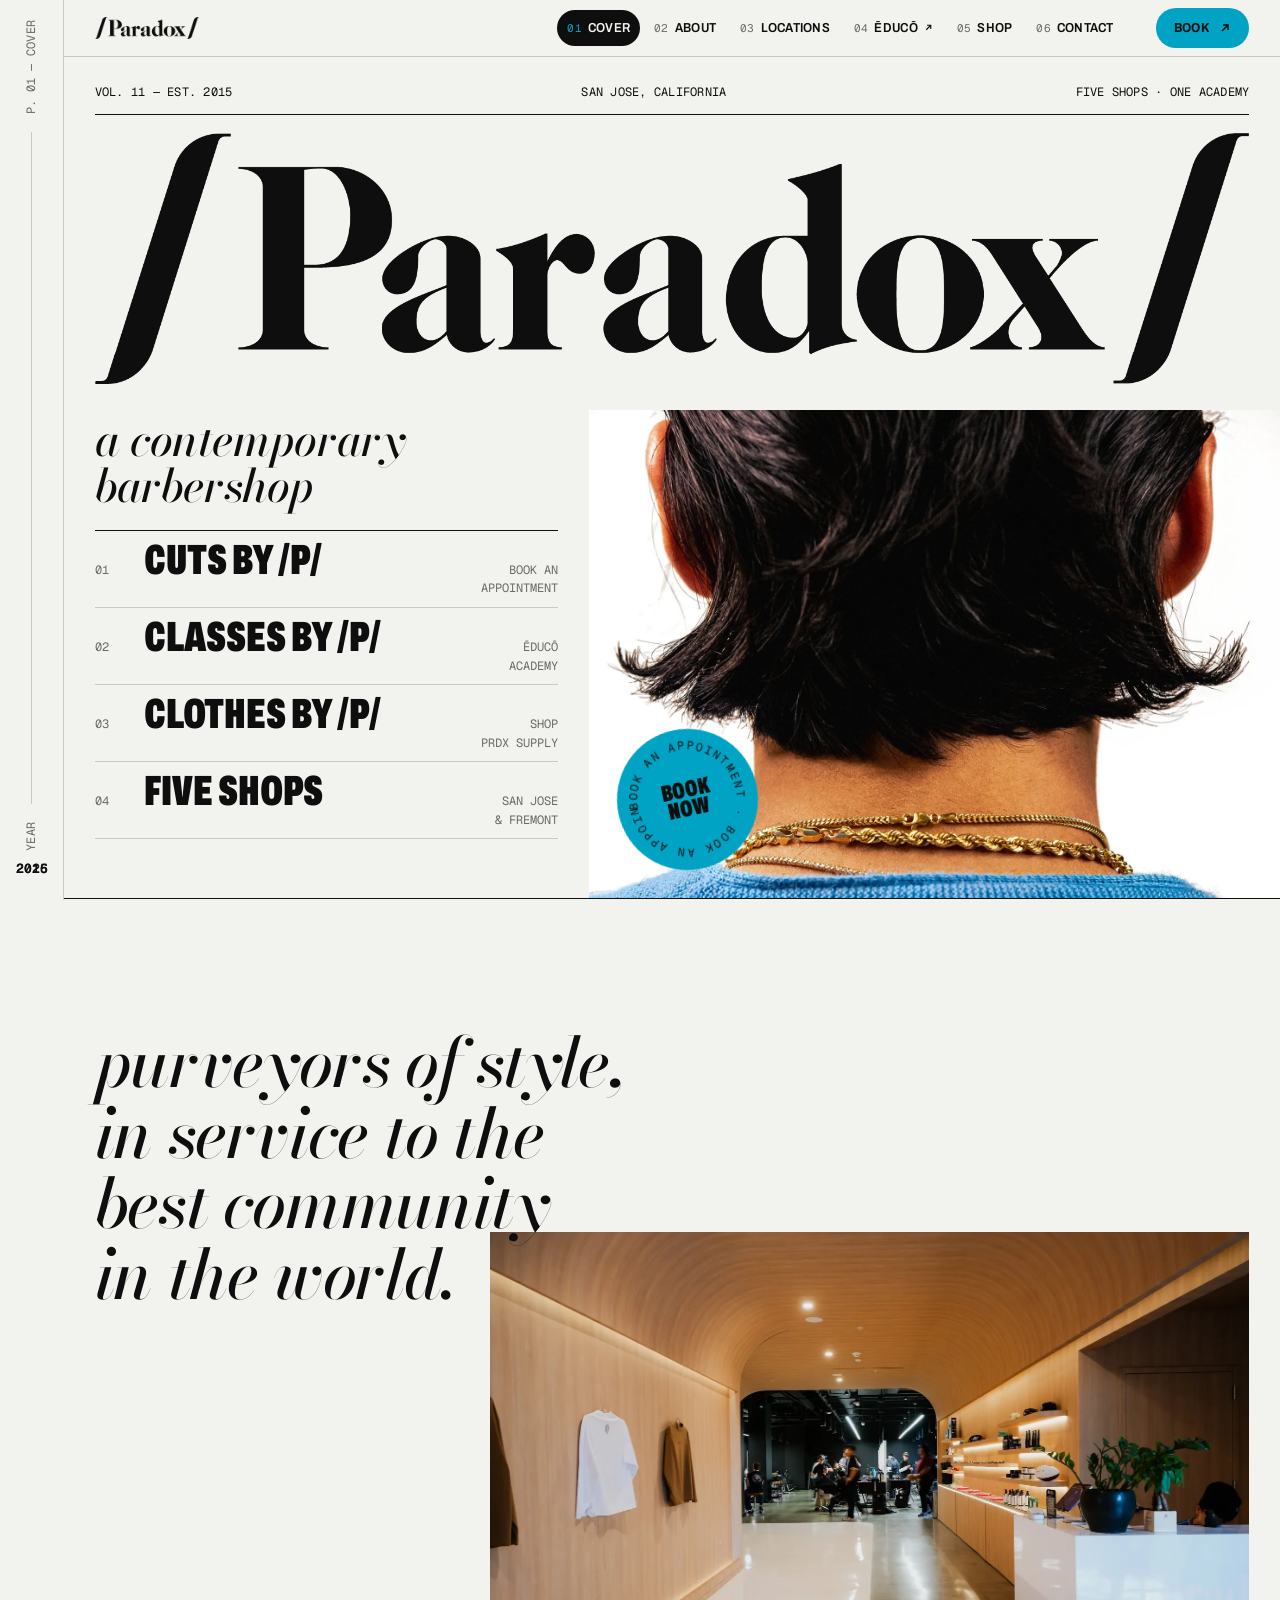
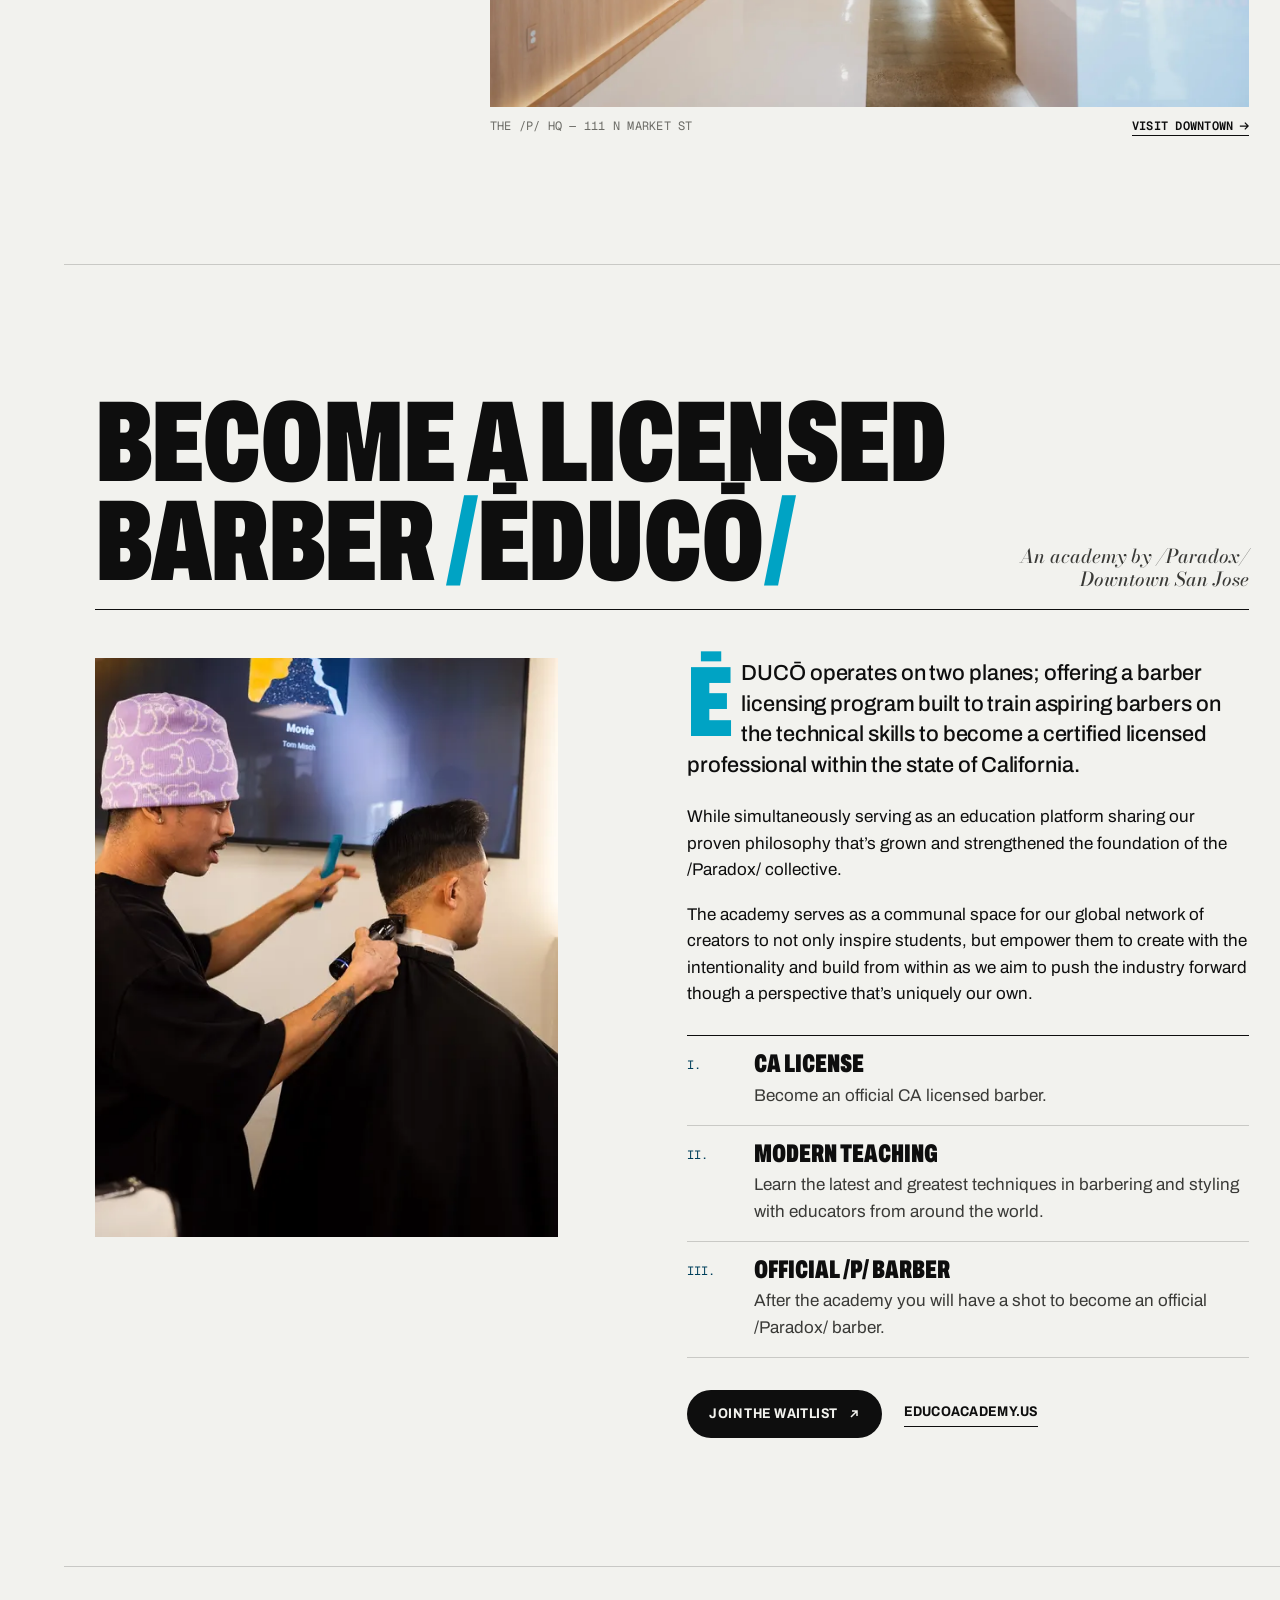
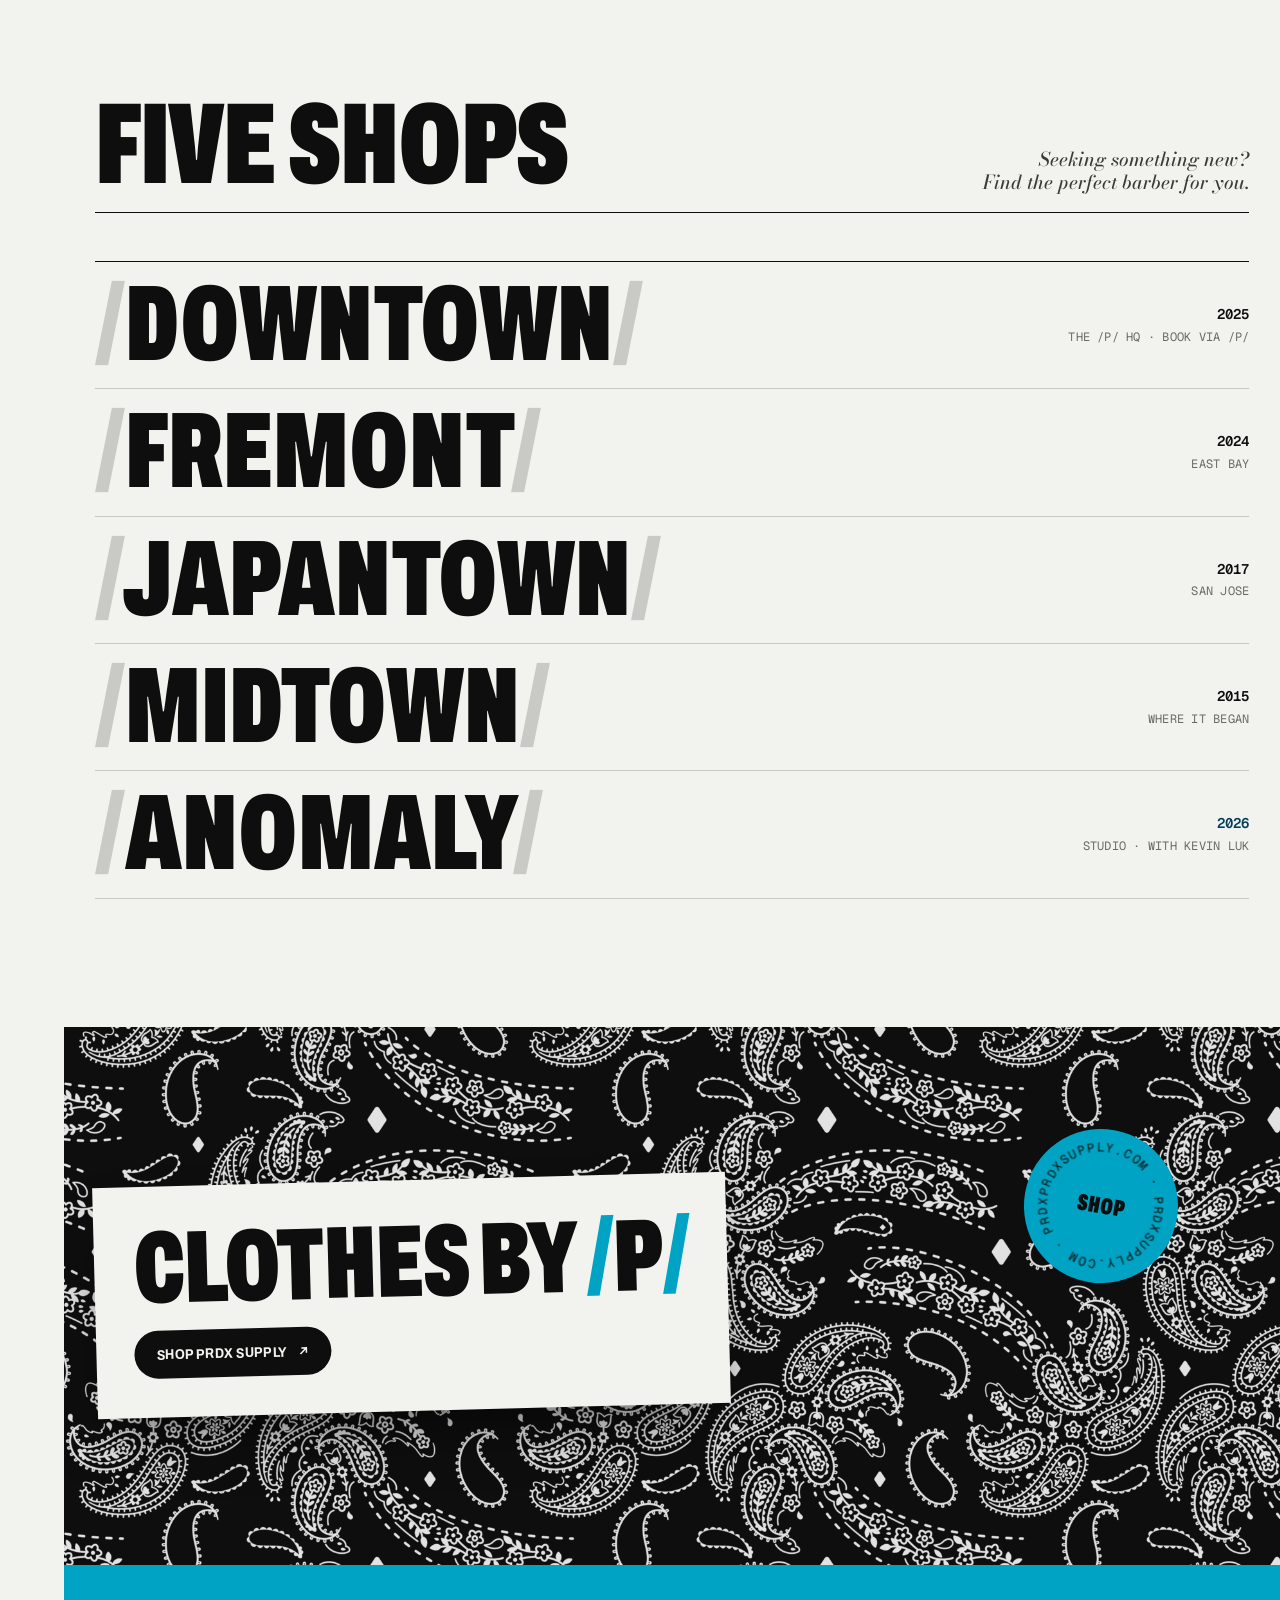
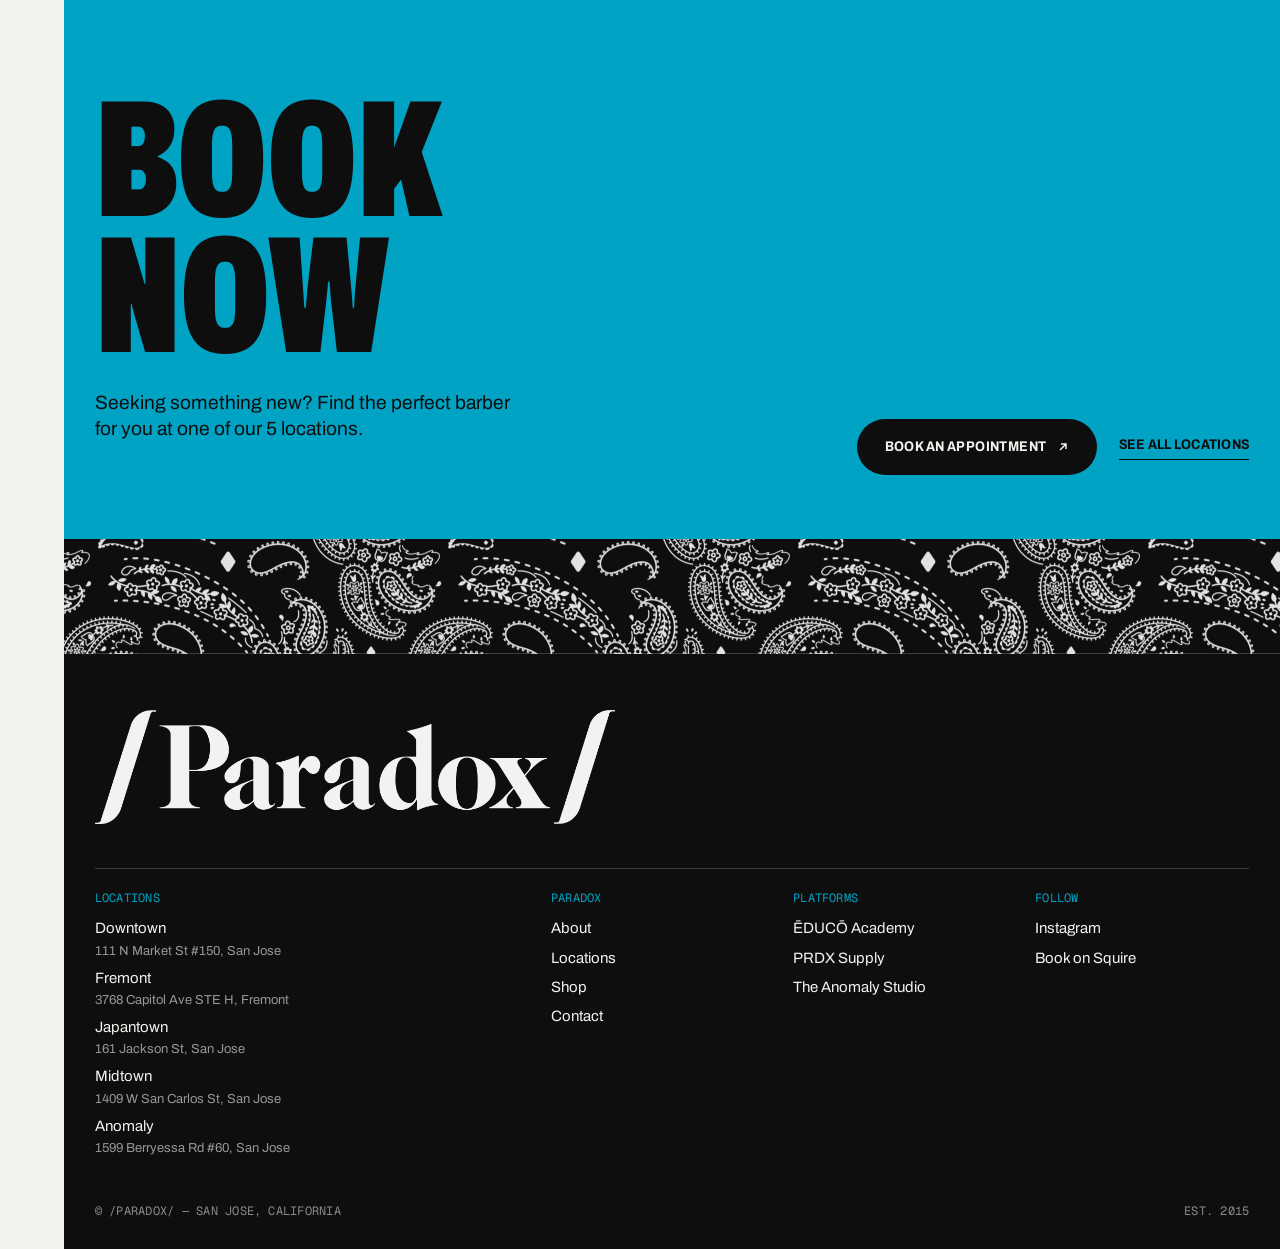
<file: index.html>
<!doctype html>
<html lang="en">
<head>
  <meta charset="utf-8">
  <meta name="viewport" content="width=device-width, initial-scale=1">
  <title>/Paradox/ — a contemporary barbershop · San Jose</title>
  <meta name="description" content="/Paradox/ is a contemporary barber collective founded in San Jose in 2015. Five Bay Area shops, ĒDUCŌ barber academy, and clothes by /P/.">
  <meta name="theme-color" content="#f2f2ee">
  <link rel="icon" href="https://images.squarespace-cdn.com/content/v1/66dd391bbac86524edf6f5d5/88f1ac40-78c0-4f15-a7ba-6fe00e70871a/favicon.ico?format=100w">
  <link rel="preconnect" href="https://fonts.googleapis.com">
  <link rel="preconnect" href="https://fonts.gstatic.com" crossorigin>
  <link rel="stylesheet" href="https://fonts.googleapis.com/css2?family=Archivo:wdth,wght@62..125,100..900&family=Bodoni+Moda:ital,opsz,wght@1,6..96,400..700&family=Geist+Mono:wght@400;600&display=swap">
  <link rel="preload" as="image" href="img/nape-1600.webp">
  <link rel="stylesheet" href="styles.css">
  <script src="main.js" defer></script>
</head>
<body>
<a class="skip" href="#main">Skip to content</a>

<aside class="rail mono" aria-hidden="true">
  <span class="rail__page">P. 01 — Cover</span>
  <div class="rail__progress"><i></i></div>
  <div class="rail__year"><span class="rail__label">Year</span><div class="rail__digits"><span>2015</span></div></div>
</aside>

<header class="strip">
  <div class="strip__inner">
    <a class="strip__logo" href="index.html" aria-label="/Paradox/ home"><img src="img/logo-ink.png" alt="/Paradox/" width="1984" height="432"></a>
    <nav class="strip__nav" aria-label="Contents">
      <ol>
        <li><a href="index.html" aria-current="page"><small>01</small>Cover</a></li>
        <li><a href="about.html"><small>02</small>About</a></li>
        <li><a href="locations.html"><small>03</small>Locations</a></li>
        <li><a href="https://gigolajulian.github.io/educo-juliangigola-redesign/" target="_blank" rel="noopener"><small>04</small>ĒDUCŌ<svg class="ext" viewBox="0 0 12 12" fill="none" stroke="currentColor" stroke-width="1.5" aria-hidden="true"><path d="M3 9l6-6M4 3h5v5"/></svg></a></li>
        <li><a href="shop.html"><small>05</small>Shop</a></li>
        <li><a href="contact.html"><small>06</small>Contact</a></li>
      </ol>
    </nav>
    <a class="btn-book" href="https://getsquire.com/booking/brands/paradox" target="_blank" rel="noopener">Book<svg viewBox="0 0 12 12" fill="none" stroke="currentColor" stroke-width="1.5" aria-hidden="true"><path d="M3 9l6-6M4 3h5v5"/></svg></a>
    <button class="menu-btn" type="button" aria-label="Open contents" aria-expanded="false" aria-controls="contents"><span></span></button>
  </div>
</header>

<div class="contents" id="contents" role="dialog" aria-modal="true" aria-label="Contents">
  <div class="contents__top">
    <img src="img/logo-paper.png" alt="" width="1984" height="432">
    <button class="contents__close" type="button" aria-label="Close contents"><svg viewBox="0 0 14 14" fill="none" stroke="currentColor" stroke-width="1.5"><path d="M2 2l10 10M12 2L2 12"/></svg></button>
  </div>
  <h2 class="mono">Contents</h2>
  <ol>
    <li><a href="index.html"><small>01</small>Cover</a></li>
    <li><a href="about.html"><small>02</small>About</a></li>
    <li><a href="locations.html"><small>03</small>Locations</a></li>
    <li><a href="https://gigolajulian.github.io/educo-juliangigola-redesign/" target="_blank" rel="noopener"><small>04</small>ĒDUCŌ</a></li>
    <li><a href="shop.html"><small>05</small>Shop</a></li>
    <li><a href="contact.html"><small>06</small>Contact</a></li>
  </ol>
  <a class="btn-book" href="https://getsquire.com/booking/brands/paradox" target="_blank" rel="noopener">Book an appointment</a>
</div>

<main id="main">

  <!-- Cover -->
  <section class="cover wrap" data-year="2015" aria-labelledby="cover-title">
    <div class="folio-bar mono">
      <span>Vol. 11 — Est. 2015</span>
      <span>San Jose, California</span>
      <span>Five shops · One academy</span>
    </div>
    <h1 class="cover__masthead" id="cover-title"><img src="img/logo-ink.png" alt="/Paradox/" width="1984" height="432"></h1>

    <div class="cover__body">
      <div class="cover__left">
        <p class="cover__tag">a contemporary barbershop</p>
        <ul class="coverlines">
          <li><a href="https://getsquire.com/booking/brands/paradox" target="_blank" rel="noopener"><span class="n">01</span><span class="t">Cuts by /P/</span><span class="d">Book an<br>appointment</span></a></li>
          <li><a href="https://gigolajulian.github.io/educo-juliangigola-redesign/" target="_blank" rel="noopener"><span class="n">02</span><span class="t">Classes by /P/</span><span class="d">ĒDUCŌ<br>Academy</span></a></li>
          <li><a href="shop.html"><span class="n">03</span><span class="t">Clothes by /P/</span><span class="d">Shop<br>PRDX Supply</span></a></li>
          <li><a href="locations.html"><span class="n">04</span><span class="t">Five shops</span><span class="d">San Jose<br>&amp; Fremont</span></a></li>
        </ul>
      </div>

      <div class="cover__photo">
        <figure class="print">
          <span class="print__img"><img src="img/nape-1600.webp" srcset="img/nape-800.webp 800w, img/nape-1600.webp 1600w" sizes="(min-width: 900px) 58vw, 100vw" alt="The back of a client's head: a textured, tapered cut over gold chains." width="1600" height="1377" fetchpriority="high"></span>
        </figure>
        <a class="sticker" href="https://getsquire.com/booking/brands/paradox" target="_blank" rel="noopener" aria-label="Book an appointment">
          <svg class="ring" viewBox="0 0 100 100" aria-hidden="true">
            <defs><path id="ring-cover" d="M50,50 m-40,0 a40,40 0 1,1 80,0 a40,40 0 1,1 -80,0"/></defs>
            <text><textPath href="#ring-cover">Book an appointment · Book an appointment · </textPath></text>
          </svg>
          <b>Book<br>now</b>
        </a>
      </div>
    </div>
  </section>

  <!-- Statement -->
  <section class="feature wrap" data-year="2025" aria-labelledby="statement-title">
    <div class="statement">
      <h2 class="serif-quote" id="statement-title">purveyors of style, in service to the best community in the world.</h2>
      <figure class="print">
        <span class="print__img"><img src="img/downtown-1600.webp" srcset="img/downtown-800.webp 800w, img/downtown-1600.webp 1600w" sizes="(min-width: 900px) 66vw, 100vw" alt="The Downtown San Jose headquarters: a long timber-lined hall opening onto the barber floor." width="1600" height="1067" loading="lazy"></span>
        <figcaption><span>The /P/ HQ — 111 N Market St</span><a href="locations.html#downtown">Visit Downtown<svg viewBox="0 0 12 12" fill="none" stroke="currentColor" stroke-width="1.5" aria-hidden="true"><path d="M1 6h10M7 2l4 4-4 4"/></svg></a></figcaption>
      </figure>
    </div>
  </section>

  <!-- ĒDUCŌ -->
  <section class="feature wrap" data-year="2025" aria-labelledby="educo-title">
    <header class="feature__head">
      <h2 class="display" id="educo-title">Become a licensed barber <span class="slash">/</span>ĒDUCŌ<span class="slash">/</span></h2>
      <p class="dek">An academy by /Paradox/<br>Downtown San Jose</p>
    </header>

    <div class="article">
      <div class="article__photo">
        <figure class="print">
          <span class="print__img"><img src="img/team-16-1600.webp" srcset="img/team-16-800.webp 800w, img/team-16-1600.webp 1600w" sizes="(min-width: 900px) 40vw, 100vw" alt="A /Paradox/ barber at work on a client's fade." width="1067" height="1600" loading="lazy"></span>
        </figure>
      </div>
      <div class="article__body">
        <p class="article__lede dropcap">ĒDUCŌ operates on two planes; offering a barber licensing program built to train aspiring barbers on the technical skills to become a certified licensed professional within the state of California.</p>
        <p>While simultaneously serving as an education platform sharing our proven philosophy that’s grown and strengthened the foundation of the /Paradox/ collective.</p>
        <p>The academy serves as a communal space for our global network of creators to not only inspire students, but empower them to create with the intentionality and build from within as we aim to push the industry forward though a perspective that’s uniquely our own.</p>

        <ol class="pathway">
          <li><span class="n">I.</span><h3>CA License</h3><p>Become an official CA licensed barber.</p></li>
          <li><span class="n">II.</span><h3>Modern Teaching</h3><p>Learn the latest and greatest techniques in barbering and styling with educators from around the world.</p></li>
          <li><span class="n">III.</span><h3>Official /P/ Barber</h3><p>After the academy you will have a shot to become an official /Paradox/ barber.</p></li>
        </ol>

        <div class="shop__actions">
          <a class="btn-ink" href="https://gigolajulian.github.io/educo-juliangigola-redesign/" target="_blank" rel="noopener">Join the waitlist<svg viewBox="0 0 12 12" fill="none" stroke="currentColor" stroke-width="1.5" aria-hidden="true"><path d="M3 9l6-6M4 3h5v5"/></svg></a>
          <a class="link-arrow" href="https://gigolajulian.github.io/educo-juliangigola-redesign/" target="_blank" rel="noopener">educoacademy.us</a>
        </div>
      </div>
    </div>
  </section>

  <!-- Five shops -->
  <section class="feature wrap" data-year="2026" aria-labelledby="shops-title">
    <header class="feature__head">
      <h2 class="display" id="shops-title">Five shops</h2>
      <p class="dek">Seeking something new?<br>Find the perfect barber for you.</p>
    </header>
    <ul class="index">
      <li><a href="locations.html#downtown" data-peek="img/downtown-800.webp"><img class="thumb" src="img/downtown-800.webp" alt="" loading="lazy" width="800" height="533"><span class="name"><span class="slash">/</span>Downtown<span class="slash">/</span></span><span class="meta"><span class="year">2025</span><span class="mono">The /P/ HQ · Book via /P/</span></span></a></li>
      <li><a href="locations.html#fremont" data-peek="img/fremont-800.webp"><img class="thumb" src="img/fremont-800.webp" alt="" loading="lazy" width="800" height="533"><span class="name"><span class="slash">/</span>Fremont<span class="slash">/</span></span><span class="meta"><span class="year">2024</span><span class="mono">East Bay</span></span></a></li>
      <li><a href="locations.html#japantown" data-peek="img/japantown-800.webp"><img class="thumb" src="img/japantown-800.webp" alt="" loading="lazy" width="800" height="533"><span class="name"><span class="slash">/</span>Japantown<span class="slash">/</span></span><span class="meta"><span class="year">2017</span><span class="mono">San Jose</span></span></a></li>
      <li><a href="locations.html#midtown" data-peek="img/midtown-800.webp"><img class="thumb" src="img/midtown-800.webp" alt="" loading="lazy" width="800" height="533"><span class="name"><span class="slash">/</span>Midtown<span class="slash">/</span></span><span class="meta"><span class="year">2015</span><span class="mono">Where it began</span></span></a></li>
      <li><a href="locations.html#anomaly" data-peek="img/anomaly-800.webp"><img class="thumb" src="img/anomaly-800.webp" alt="" loading="lazy" width="800" height="533"><span class="name"><span class="slash">/</span>Anomaly<span class="slash">/</span></span><span class="meta"><span class="year is-new">2026</span><span class="mono">Studio · with Kevin Luk</span></span></a></li>
    </ul>
  </section>
  <div class="peek" aria-hidden="true"><img src="img/downtown-800.webp" alt=""></div>

  <!-- Shop / endpaper -->
  <section class="endpaper" data-year="2026" aria-labelledby="shop-title">
    <div class="endpaper__inner">
      <div class="endpaper__card">
        <h2 class="display" id="shop-title">Clothes by <span class="slash">/</span>P<span class="slash">/</span></h2>
        <a class="btn-ink" href="shop.html">Shop PRDX Supply<svg viewBox="0 0 12 12" fill="none" stroke="currentColor" stroke-width="1.5" aria-hidden="true"><path d="M3 9l6-6M4 3h5v5"/></svg></a>
      </div>
    </div>
    <a class="sticker" href="shop.html" aria-label="Shop clothes by /P/">
      <svg class="ring" viewBox="0 0 100 100" aria-hidden="true">
        <defs><path id="ring-shop" d="M50,50 m-40,0 a40,40 0 1,1 80,0 a40,40 0 1,1 -80,0"/></defs>
        <text><textPath href="#ring-shop">prdxsupply.com · prdxsupply.com · prdxsupply.com · </textPath></text>
      </svg>
      <b>Shop</b>
    </a>
  </section>

  <!-- Back cover -->
  <section class="close" data-year="2026" aria-labelledby="close-title">
    <div class="close__grid">
      <div>
        <h2 class="display" id="close-title">Book<br>now</h2>
        <p>Seeking something new? Find the perfect barber for you at one of our 5 locations.</p>
      </div>
      <div class="shop__actions">
        <a class="btn-ink" href="https://getsquire.com/booking/brands/paradox" target="_blank" rel="noopener">Book an appointment<svg viewBox="0 0 12 12" fill="none" stroke="currentColor" stroke-width="1.5" aria-hidden="true"><path d="M3 9l6-6M4 3h5v5"/></svg></a>
        <a class="link-arrow" href="locations.html">See all locations</a>
      </div>
    </div>
  </section>
</main>

<div class="endband" aria-hidden="true"></div>
<footer class="colophon">
  <img class="colophon__logo" src="img/logo-paper.png" alt="/Paradox/" width="1984" height="432" loading="lazy">
  <div class="colophon__grid">
    <div>
      <h2 class="mono">Locations</h2>
      <ul>
        <li><a href="locations.html#downtown">Downtown</a> <address>111 N Market St #150, San Jose</address></li>
        <li><a href="locations.html#fremont">Fremont</a> <address>3768 Capitol Ave STE H, Fremont</address></li>
        <li><a href="locations.html#japantown">Japantown</a> <address>161 Jackson St, San Jose</address></li>
        <li><a href="locations.html#midtown">Midtown</a> <address>1409 W San Carlos St, San Jose</address></li>
        <li><a href="locations.html#anomaly">Anomaly</a> <address>1599 Berryessa Rd #60, San Jose</address></li>
      </ul>
    </div>
    <div>
      <h2 class="mono">Paradox</h2>
      <ul>
        <li><a href="about.html">About</a></li>
        <li><a href="locations.html">Locations</a></li>
        <li><a href="shop.html">Shop</a></li>
        <li><a href="contact.html">Contact</a></li>
      </ul>
    </div>
    <div>
      <h2 class="mono">Platforms</h2>
      <ul>
        <li><a href="https://gigolajulian.github.io/educo-juliangigola-redesign/" target="_blank" rel="noopener">ĒDUCŌ Academy</a></li>
        <li><a href="https://www.prdxsupply.com/" target="_blank" rel="noopener">PRDX Supply</a></li>
        <li><a href="https://www.theanomalystudio.com/" target="_blank" rel="noopener">The Anomaly Studio</a></li>
      </ul>
    </div>
    <div>
      <h2 class="mono">Follow</h2>
      <ul>
        <li><a href="https://instagram.com/paradoxbarbers" target="_blank" rel="noopener">Instagram</a></li>
        <li><a href="https://getsquire.com/booking/brands/paradox" target="_blank" rel="noopener">Book on Squire</a></li>
      </ul>
    </div>
  </div>
  <div class="colophon__base mono">
    <span>© /Paradox/ — San Jose, California</span>
    <span>Est. 2015</span>
  </div>
</footer>
</body>
</html>
</file>
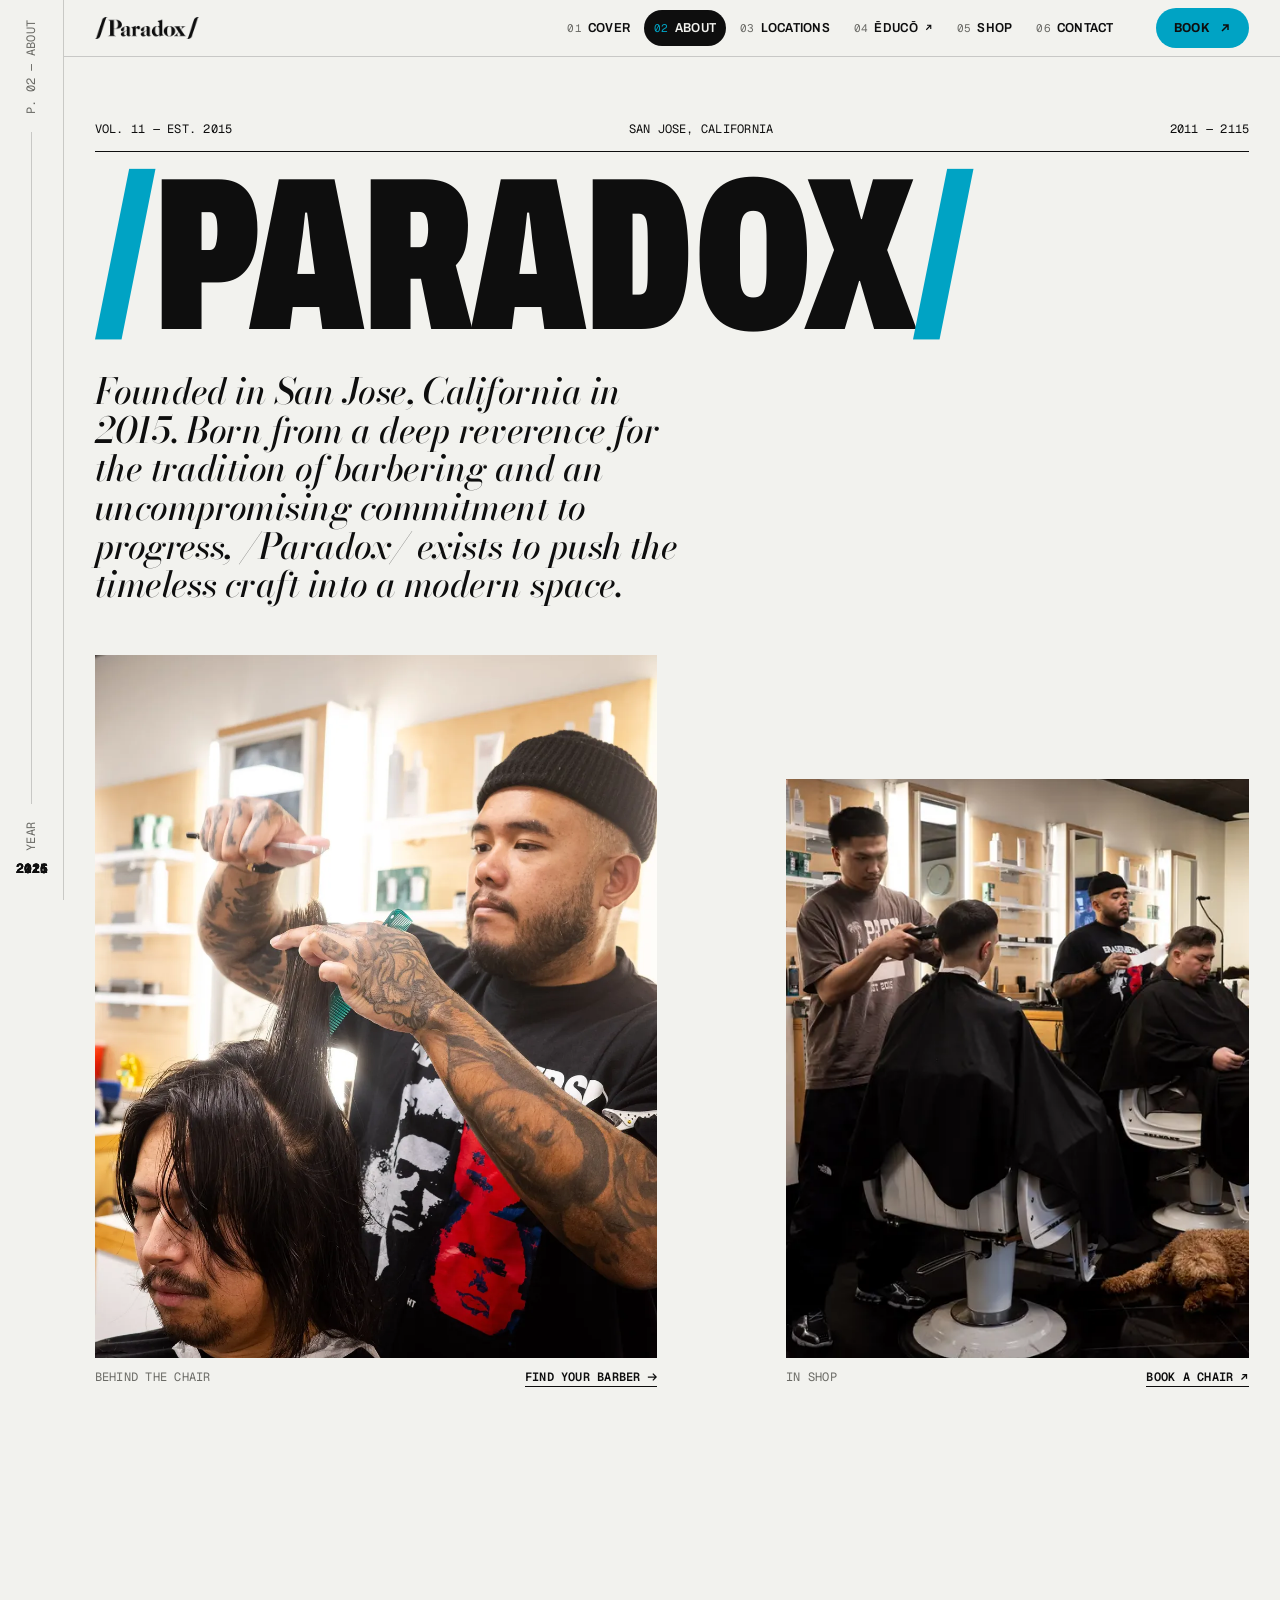
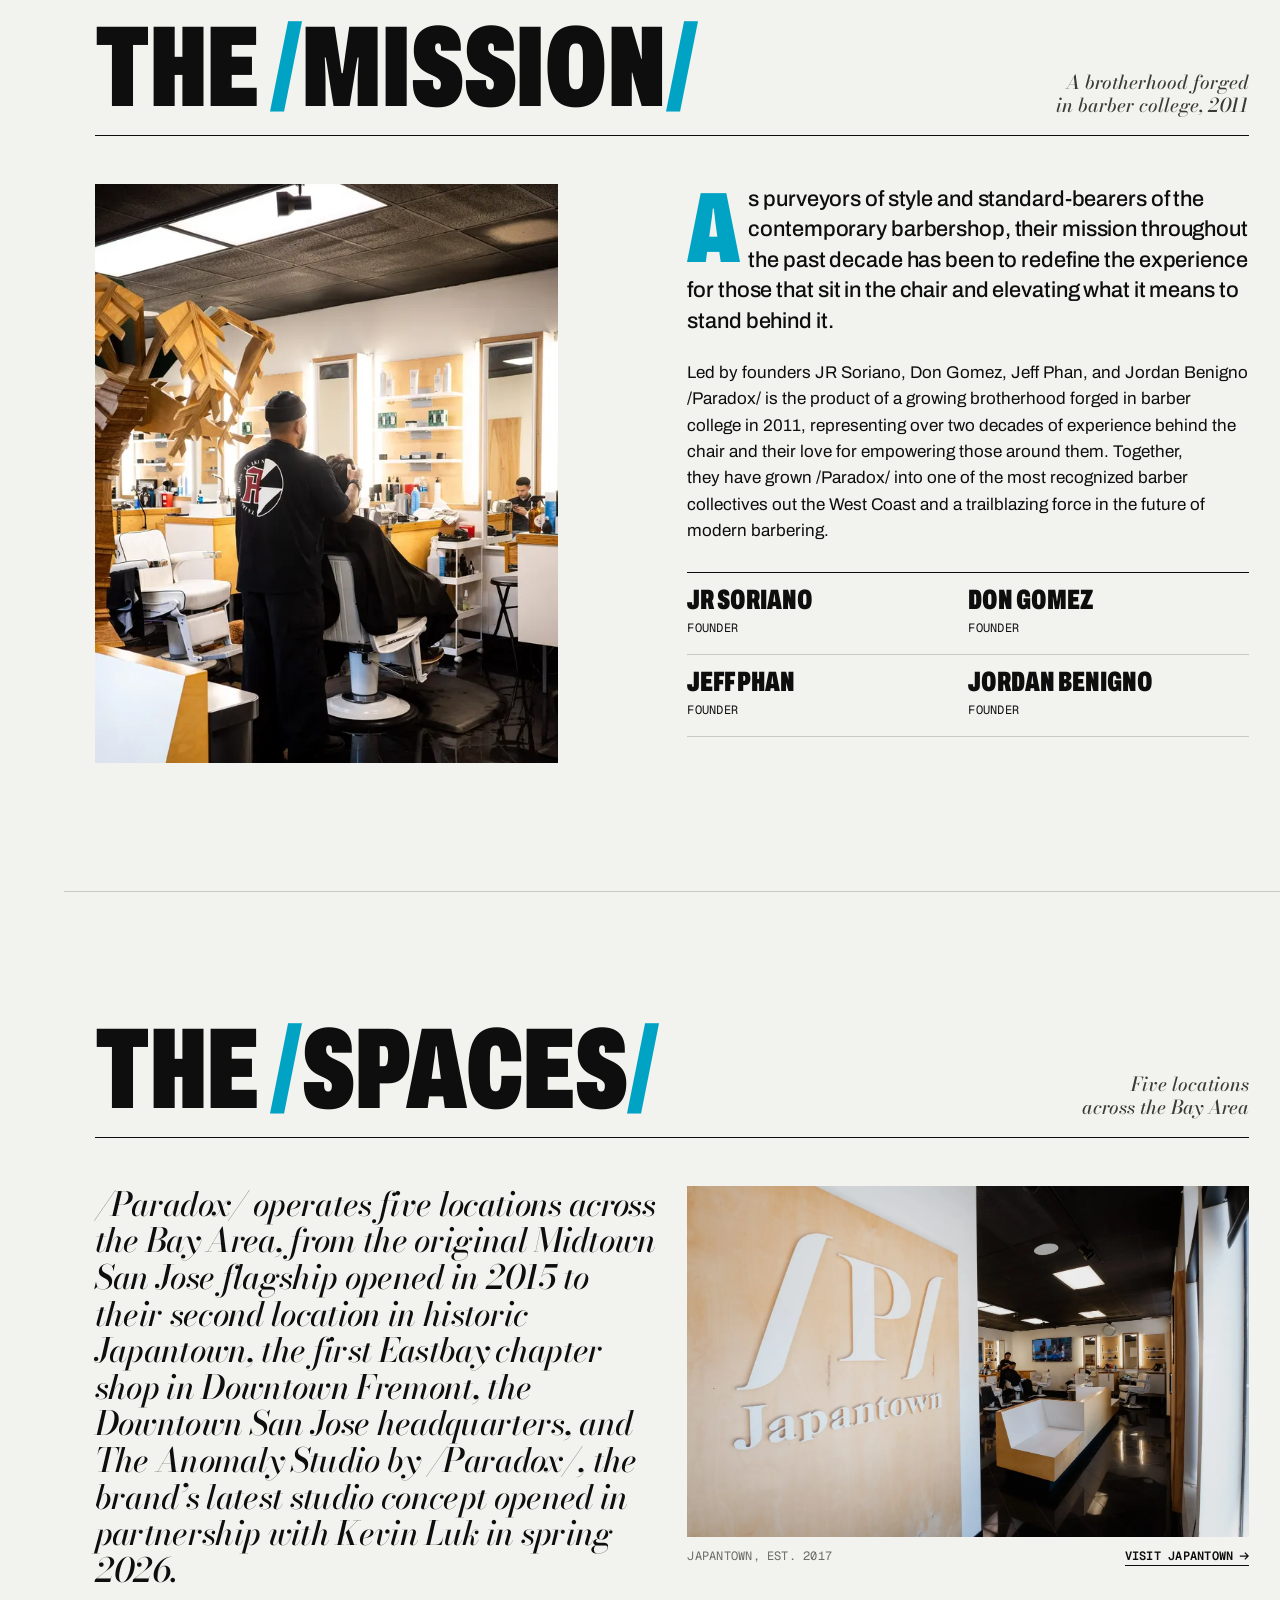
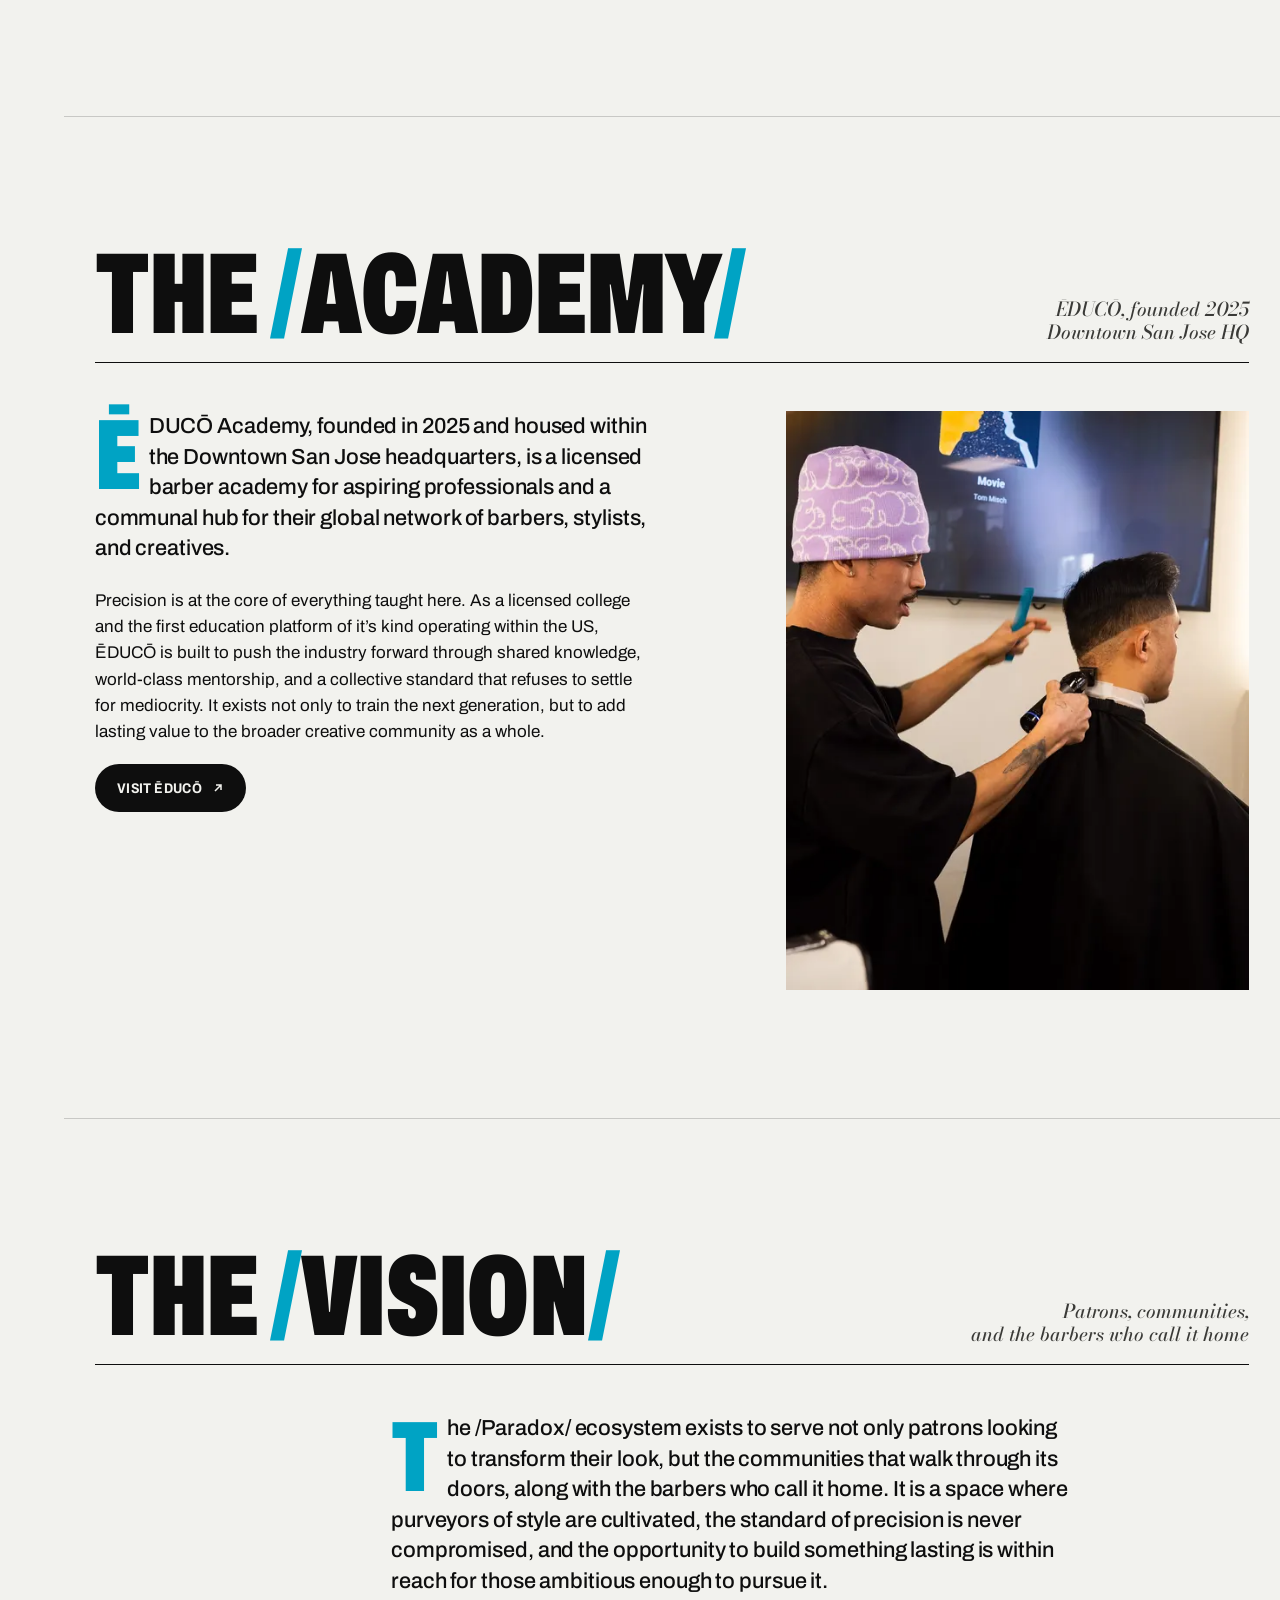
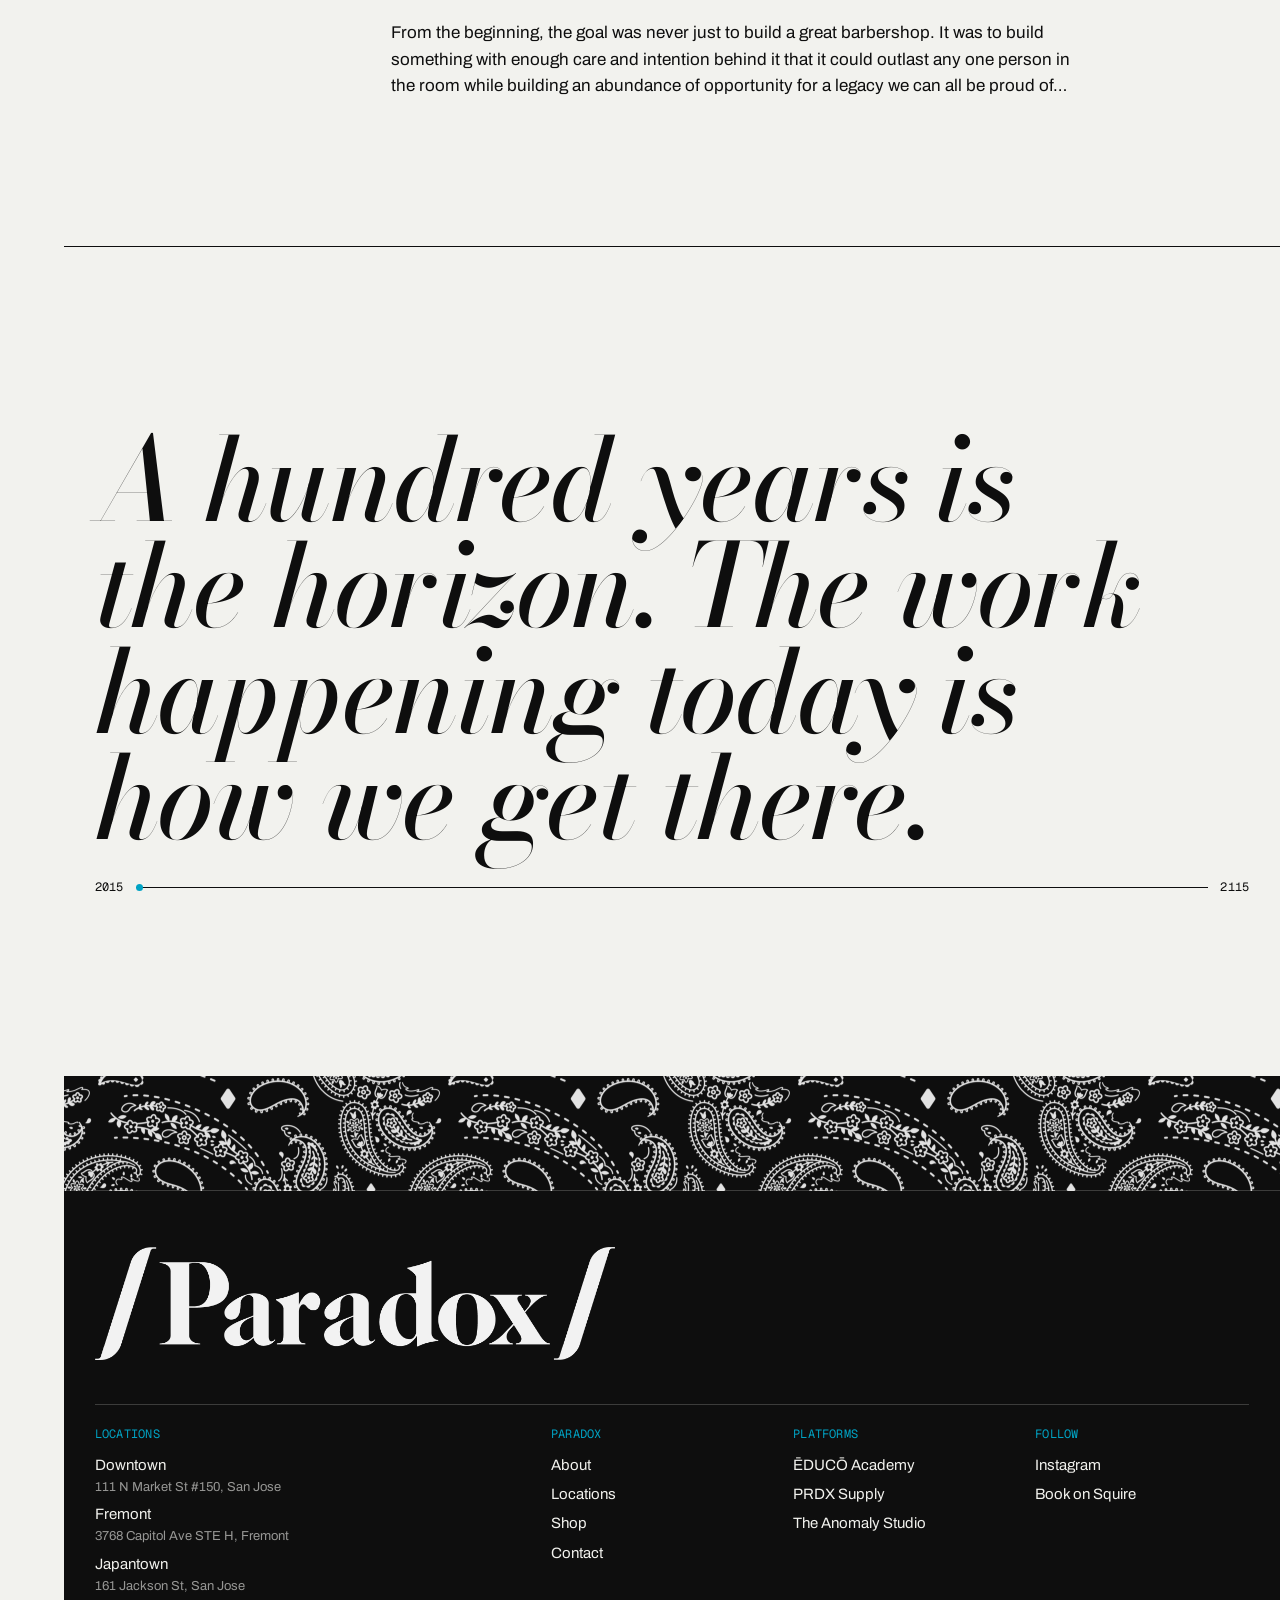
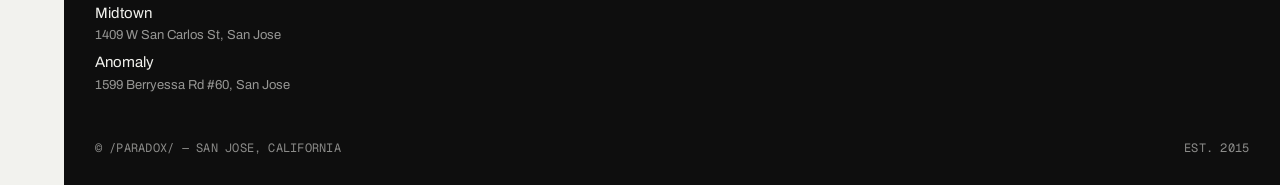
<file: about.html>
<!doctype html>
<html lang="en">
<head>
  <meta charset="utf-8">
  <meta name="viewport" content="width=device-width, initial-scale=1">
  <title>About — /Paradox/</title>
  <meta name="description" content="Founded in San Jose in 2015, /Paradox/ is a barber collective led by JR Soriano, Don Gomez, Jeff Phan and Jordan Benigno.">
  <meta name="theme-color" content="#f2f2ee">
  <link rel="icon" href="https://images.squarespace-cdn.com/content/v1/66dd391bbac86524edf6f5d5/88f1ac40-78c0-4f15-a7ba-6fe00e70871a/favicon.ico?format=100w">
  <link rel="preconnect" href="https://fonts.googleapis.com">
  <link rel="preconnect" href="https://fonts.gstatic.com" crossorigin>
  <link rel="stylesheet" href="https://fonts.googleapis.com/css2?family=Archivo:wdth,wght@62..125,100..900&family=Bodoni+Moda:ital,opsz,wght@1,6..96,400..700&family=Geist+Mono:wght@400;600&display=swap">
  <link rel="preload" as="image" href="img/team-4-1600.webp">
  <link rel="stylesheet" href="styles.css">
  <script src="main.js" defer></script>
</head>
<body>
<a class="skip" href="#main">Skip to content</a>

<aside class="rail mono" aria-hidden="true">
  <span class="rail__page">P. 02 — About</span>
  <div class="rail__progress"><i></i></div>
  <div class="rail__year"><span class="rail__label">Year</span><div class="rail__digits"><span>2011</span></div></div>
</aside>

<header class="strip">
  <div class="strip__inner">
    <a class="strip__logo" href="index.html" aria-label="/Paradox/ home"><img src="img/logo-ink.png" alt="/Paradox/" width="1984" height="432"></a>
    <nav class="strip__nav" aria-label="Contents">
      <ol>
        <li><a href="index.html"><small>01</small>Cover</a></li>
        <li><a href="about.html" aria-current="page"><small>02</small>About</a></li>
        <li><a href="locations.html"><small>03</small>Locations</a></li>
        <li><a href="https://gigolajulian.github.io/educo-juliangigola-redesign/" target="_blank" rel="noopener"><small>04</small>ĒDUCŌ<svg class="ext" viewBox="0 0 12 12" fill="none" stroke="currentColor" stroke-width="1.5" aria-hidden="true"><path d="M3 9l6-6M4 3h5v5"/></svg></a></li>
        <li><a href="shop.html"><small>05</small>Shop</a></li>
        <li><a href="contact.html"><small>06</small>Contact</a></li>
      </ol>
    </nav>
    <a class="btn-book" href="https://getsquire.com/booking/brands/paradox" target="_blank" rel="noopener">Book<svg viewBox="0 0 12 12" fill="none" stroke="currentColor" stroke-width="1.5" aria-hidden="true"><path d="M3 9l6-6M4 3h5v5"/></svg></a>
    <button class="menu-btn" type="button" aria-label="Open contents" aria-expanded="false" aria-controls="contents"><span></span></button>
  </div>
</header>

<div class="contents" id="contents" role="dialog" aria-modal="true" aria-label="Contents">
  <div class="contents__top">
    <img src="img/logo-paper.png" alt="" width="1984" height="432">
    <button class="contents__close" type="button" aria-label="Close contents"><svg viewBox="0 0 14 14" fill="none" stroke="currentColor" stroke-width="1.5"><path d="M2 2l10 10M12 2L2 12"/></svg></button>
  </div>
  <h2 class="mono">Contents</h2>
  <ol>
    <li><a href="index.html"><small>01</small>Cover</a></li>
    <li><a href="about.html"><small>02</small>About</a></li>
    <li><a href="locations.html"><small>03</small>Locations</a></li>
    <li><a href="https://gigolajulian.github.io/educo-juliangigola-redesign/" target="_blank" rel="noopener"><small>04</small>ĒDUCŌ</a></li>
    <li><a href="shop.html"><small>05</small>Shop</a></li>
    <li><a href="contact.html"><small>06</small>Contact</a></li>
  </ol>
  <a class="btn-book" href="https://getsquire.com/booking/brands/paradox" target="_blank" rel="noopener">Book an appointment</a>
</div>

<main id="main">
  <section class="opener wrap" data-year="2011" aria-labelledby="about-title">
    <div class="folio-bar mono"><span>Vol. 11 — Est. 2015</span><span>San Jose, California</span><span>2011 — 2115</span></div>
    <h1 class="display opener__title" id="about-title"><span class="slash">/</span>Paradox<span class="slash">/</span></h1>
    <p class="opener__stand">Founded in San Jose, California in 2015. Born from a deep reverence for the tradition of barbering and an uncompromising commitment to progress, /Paradox/ exists to push the timeless craft into a modern space.</p>
    <div class="opener__grid">
      <figure class="print">
        <span class="print__img"><img src="img/team-4-1600.webp" srcset="img/team-4-800.webp 800w, img/team-4-1600.webp 1600w" sizes="(min-width: 900px) 50vw, 100vw" alt="A /Paradox/ barber in a beanie cutting a client's long hair." width="1067" height="1600"></span>
        <figcaption><span>Behind the chair</span><a href="locations.html">Find your barber<svg viewBox="0 0 12 12" fill="none" stroke="currentColor" stroke-width="1.5" aria-hidden="true"><path d="M1 6h10M7 2l4 4-4 4"/></svg></a></figcaption>
      </figure>
      <figure class="print">
        <span class="print__img"><img src="img/team-44-1600.webp" srcset="img/team-44-800.webp 800w, img/team-44-1600.webp 1600w" sizes="(min-width: 900px) 40vw, 100vw" alt="A barber in a printed bucket hat lining up a client's cut." width="1067" height="1600"></span>
        <figcaption><span>In shop</span><a href="https://getsquire.com/booking/brands/paradox" target="_blank" rel="noopener">Book a chair<svg viewBox="0 0 12 12" fill="none" stroke="currentColor" stroke-width="1.5" aria-hidden="true"><path d="M3 9l6-6M4 3h5v5"/></svg></a></figcaption>
      </figure>
    </div>
  </section>

  <section class="feature wrap" data-year="2015" aria-labelledby="mission-title">
    <header class="feature__head">
      <h2 class="display" id="mission-title">The <span class="slash">/</span>Mission<span class="slash">/</span></h2>
      <p class="dek">A brotherhood forged<br>in barber college, 2011</p>
    </header>
    <div class="article">
      <div class="article__photo">
        <figure class="print">
          <span class="print__img"><img src="img/team-9-1600.webp" srcset="img/team-9-800.webp 800w, img/team-9-1600.webp 1600w" sizes="(min-width: 900px) 40vw, 100vw" alt="A busy /Paradox/ floor: barbers at work, a dog asleep between the chairs." width="1267" height="1600" loading="lazy"></span>
        </figure>
      </div>
      <div class="article__body">
        <p class="article__lede dropcap">As purveyors of style and standard-bearers of the contemporary barbershop, their mission throughout the past decade has been to redefine the experience for those that sit in the chair and elevating what it means to stand behind it.</p>
        <p>Led by founders JR Soriano, Don Gomez, Jeff Phan, and Jordan Benigno /Paradox/ is the product of a growing brotherhood forged in barber college in 2011, representing over two decades of experience behind the chair and their love for empowering those around them. Together, they have grown /Paradox/ into one of the most recognized barber collectives out the West Coast and a trailblazing force in the future of modern barbering.</p>
        <ul class="founders">
          <li><b>JR Soriano</b><span class="mono">Founder</span></li>
          <li><b>Don Gomez</b><span class="mono">Founder</span></li>
          <li><b>Jeff Phan</b><span class="mono">Founder</span></li>
          <li><b>Jordan Benigno</b><span class="mono">Founder</span></li>
        </ul>
      </div>
    </div>
  </section>

  <section class="feature wrap" data-year="2026" aria-labelledby="spaces-title">
    <header class="feature__head">
      <h2 class="display" id="spaces-title">The <span class="slash">/</span>Spaces<span class="slash">/</span></h2>
      <p class="dek">Five locations<br>across the Bay Area</p>
    </header>
    <div class="statement statement--long">
      <p class="serif-quote">/Paradox/ operates five locations across the Bay Area, from the original Midtown San Jose flagship opened in 2015 to their second location in historic Japantown, the first Eastbay chapter shop in Downtown Fremont, the Downtown San Jose headquarters, and The Anomaly Studio by /Paradox/, the brand’s latest studio concept opened in partnership with Kevin Luk in spring 2026.</p>
      <figure class="print">
        <span class="print__img"><img src="img/japantown-1600.webp" srcset="img/japantown-800.webp 800w, img/japantown-1600.webp 1600w" sizes="(min-width: 900px) 66vw, 100vw" alt="The /P/ Japantown sign in blond wood at the entrance to the Japantown shop." width="1600" height="1067" loading="lazy"></span>
        <figcaption><span>Japantown, est. 2017</span><a href="locations.html#japantown">Visit Japantown<svg viewBox="0 0 12 12" fill="none" stroke="currentColor" stroke-width="1.5" aria-hidden="true"><path d="M1 6h10M7 2l4 4-4 4"/></svg></a></figcaption>
      </figure>
    </div>
  </section>

  <section class="feature wrap" data-year="2025" aria-labelledby="academy-title">
    <header class="feature__head">
      <h2 class="display" id="academy-title">The <span class="slash">/</span>Academy<span class="slash">/</span></h2>
      <p class="dek">ĒDUCŌ, founded 2025<br>Downtown San Jose HQ</p>
    </header>
    <div class="article article--flip">
      <div class="article__photo">
        <figure class="print">
          <span class="print__img"><img src="img/team-16-1600.webp" srcset="img/team-16-800.webp 800w, img/team-16-1600.webp 1600w" sizes="(min-width: 900px) 40vw, 100vw" alt="A /Paradox/ barber working on a client's fade." width="1067" height="1600" loading="lazy"></span>
        </figure>
      </div>
      <div class="article__body">
        <p class="article__lede dropcap">ĒDUCŌ Academy, founded in 2025 and housed within the Downtown San Jose headquarters, is a licensed barber academy for aspiring professionals and a communal hub for their global network of barbers, stylists, and creatives.</p>
        <p>Precision is at the core of everything taught here. As a licensed college and the first education platform of it’s kind operating within the US, ĒDUCŌ is built to push the industry forward through shared knowledge, world-class mentorship, and a collective standard that refuses to settle for mediocrity. It exists not only to train the next generation, but to add lasting value to the broader creative community as a whole.</p>
        <div class="shop__actions">
          <a class="btn-ink" href="https://gigolajulian.github.io/educo-juliangigola-redesign/" target="_blank" rel="noopener">Visit ĒDUCŌ<svg viewBox="0 0 12 12" fill="none" stroke="currentColor" stroke-width="1.5" aria-hidden="true"><path d="M3 9l6-6M4 3h5v5"/></svg></a>
        </div>
      </div>
    </div>
  </section>

  <section class="feature wrap" data-year="2026" aria-labelledby="vision-title">
    <header class="feature__head">
      <h2 class="display" id="vision-title">The <span class="slash">/</span>Vision<span class="slash">/</span></h2>
      <p class="dek">Patrons, communities,<br>and the barbers who call it home</p>
    </header>
    <div class="vision">
      <p class="article__lede dropcap">The /Paradox/ ecosystem exists to serve not only patrons looking to transform their look, but the communities that walk through its doors, along with the barbers who call it home. It is a space where purveyors of style are cultivated, the standard of precision is never compromised, and the opportunity to build something lasting is within reach for those ambitious enough to pursue it.</p>
      <p>From the beginning, the goal was never just to build a great barbershop. It was to build something with enough care and intention behind it that it could outlast any one person in the room while building an abundance of opportunity for a legacy we can all be proud of…</p>
    </div>
  </section>

  <section class="horizon" data-year="2115" aria-label="The horizon">
    <p class="serif-quote">A hundred years is the horizon. The work happening today is how we get there.</p>
    <div class="horizon__years mono" aria-hidden="true"><span>2015</span><i></i><span>2115</span></div>
  </section>
</main>

<div class="endband" aria-hidden="true"></div>
<footer class="colophon">
  <img class="colophon__logo" src="img/logo-paper.png" alt="/Paradox/" width="1984" height="432" loading="lazy">
  <div class="colophon__grid">
    <div>
      <h2 class="mono">Locations</h2>
      <ul>
        <li><a href="locations.html#downtown">Downtown</a> <address>111 N Market St #150, San Jose</address></li>
        <li><a href="locations.html#fremont">Fremont</a> <address>3768 Capitol Ave STE H, Fremont</address></li>
        <li><a href="locations.html#japantown">Japantown</a> <address>161 Jackson St, San Jose</address></li>
        <li><a href="locations.html#midtown">Midtown</a> <address>1409 W San Carlos St, San Jose</address></li>
        <li><a href="locations.html#anomaly">Anomaly</a> <address>1599 Berryessa Rd #60, San Jose</address></li>
      </ul>
    </div>
    <div>
      <h2 class="mono">Paradox</h2>
      <ul>
        <li><a href="about.html">About</a></li>
        <li><a href="locations.html">Locations</a></li>
        <li><a href="shop.html">Shop</a></li>
        <li><a href="contact.html">Contact</a></li>
      </ul>
    </div>
    <div>
      <h2 class="mono">Platforms</h2>
      <ul>
        <li><a href="https://gigolajulian.github.io/educo-juliangigola-redesign/" target="_blank" rel="noopener">ĒDUCŌ Academy</a></li>
        <li><a href="https://www.prdxsupply.com/" target="_blank" rel="noopener">PRDX Supply</a></li>
        <li><a href="https://www.theanomalystudio.com/" target="_blank" rel="noopener">The Anomaly Studio</a></li>
      </ul>
    </div>
    <div>
      <h2 class="mono">Follow</h2>
      <ul>
        <li><a href="https://instagram.com/paradoxbarbers" target="_blank" rel="noopener">Instagram</a></li>
        <li><a href="https://getsquire.com/booking/brands/paradox" target="_blank" rel="noopener">Book on Squire</a></li>
      </ul>
    </div>
  </div>
  <div class="colophon__base mono">
    <span>© /Paradox/ — San Jose, California</span>
    <span>Est. 2015</span>
  </div>
</footer>
</body>
</html>
</file>
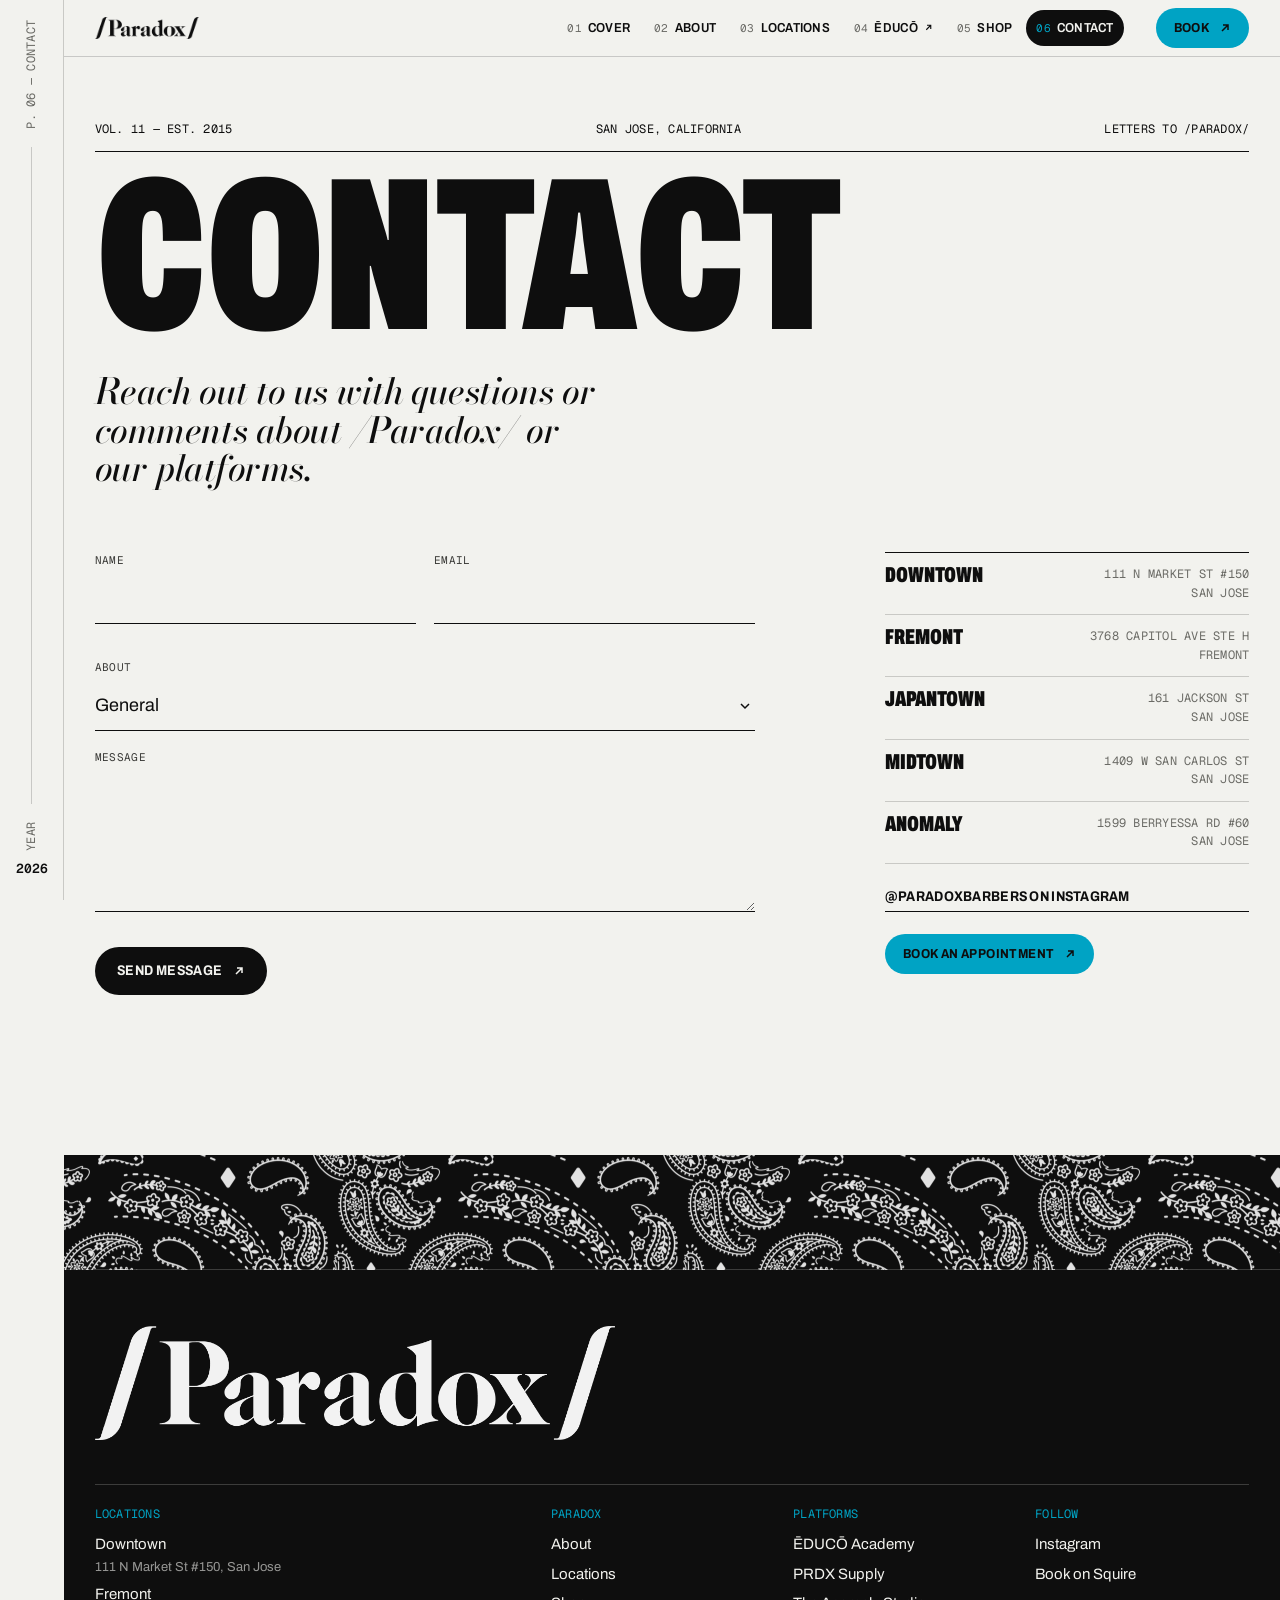
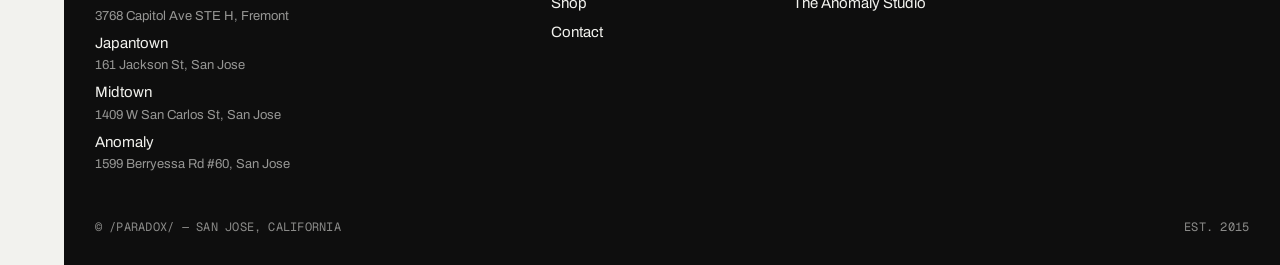
<file: contact.html>
<!doctype html>
<html lang="en">
<head>
  <meta charset="utf-8">
  <meta name="viewport" content="width=device-width, initial-scale=1">
  <title>Contact — /Paradox/</title>
  <meta name="description" content="Reach out to /Paradox/ with questions or comments about the shops, ĒDUCŌ Academy or PRDX Supply.">
  <meta name="theme-color" content="#f2f2ee">
  <link rel="icon" href="https://images.squarespace-cdn.com/content/v1/66dd391bbac86524edf6f5d5/88f1ac40-78c0-4f15-a7ba-6fe00e70871a/favicon.ico?format=100w">
  <link rel="preconnect" href="https://fonts.googleapis.com">
  <link rel="preconnect" href="https://fonts.gstatic.com" crossorigin>
  <link rel="stylesheet" href="https://fonts.googleapis.com/css2?family=Archivo:wdth,wght@62..125,100..900&family=Bodoni+Moda:ital,opsz,wght@1,6..96,400..700&family=Geist+Mono:wght@400;600&display=swap">
  <link rel="stylesheet" href="styles.css">
  <script src="main.js" defer></script>
</head>
<body>
<a class="skip" href="#main">Skip to content</a>

<aside class="rail mono" aria-hidden="true">
  <span class="rail__page">P. 06 — Contact</span>
  <div class="rail__progress"><i></i></div>
  <div class="rail__year"><span class="rail__label">Year</span><div class="rail__digits"><span>2026</span></div></div>
</aside>

<header class="strip">
  <div class="strip__inner">
    <a class="strip__logo" href="index.html" aria-label="/Paradox/ home"><img src="img/logo-ink.png" alt="/Paradox/" width="1984" height="432"></a>
    <nav class="strip__nav" aria-label="Contents">
      <ol>
        <li><a href="index.html"><small>01</small>Cover</a></li>
        <li><a href="about.html"><small>02</small>About</a></li>
        <li><a href="locations.html"><small>03</small>Locations</a></li>
        <li><a href="https://gigolajulian.github.io/educo-juliangigola-redesign/" target="_blank" rel="noopener"><small>04</small>ĒDUCŌ<svg class="ext" viewBox="0 0 12 12" fill="none" stroke="currentColor" stroke-width="1.5" aria-hidden="true"><path d="M3 9l6-6M4 3h5v5"/></svg></a></li>
        <li><a href="shop.html"><small>05</small>Shop</a></li>
        <li><a href="contact.html" aria-current="page"><small>06</small>Contact</a></li>
      </ol>
    </nav>
    <a class="btn-book" href="https://getsquire.com/booking/brands/paradox" target="_blank" rel="noopener">Book<svg viewBox="0 0 12 12" fill="none" stroke="currentColor" stroke-width="1.5" aria-hidden="true"><path d="M3 9l6-6M4 3h5v5"/></svg></a>
    <button class="menu-btn" type="button" aria-label="Open contents" aria-expanded="false" aria-controls="contents"><span></span></button>
  </div>
</header>

<div class="contents" id="contents" role="dialog" aria-modal="true" aria-label="Contents">
  <div class="contents__top">
    <img src="img/logo-paper.png" alt="" width="1984" height="432">
    <button class="contents__close" type="button" aria-label="Close contents"><svg viewBox="0 0 14 14" fill="none" stroke="currentColor" stroke-width="1.5"><path d="M2 2l10 10M12 2L2 12"/></svg></button>
  </div>
  <h2 class="mono">Contents</h2>
  <ol>
    <li><a href="index.html"><small>01</small>Cover</a></li>
    <li><a href="about.html"><small>02</small>About</a></li>
    <li><a href="locations.html"><small>03</small>Locations</a></li>
    <li><a href="https://gigolajulian.github.io/educo-juliangigola-redesign/" target="_blank" rel="noopener"><small>04</small>ĒDUCŌ</a></li>
    <li><a href="shop.html"><small>05</small>Shop</a></li>
    <li><a href="contact.html"><small>06</small>Contact</a></li>
  </ol>
  <a class="btn-book" href="https://getsquire.com/booking/brands/paradox" target="_blank" rel="noopener">Book an appointment</a>
</div>

<main id="main">
  <section class="opener opener--short wrap" data-year="2026" aria-labelledby="contact-title">
    <div class="folio-bar mono"><span>Vol. 11 — Est. 2015</span><span>San Jose, California</span><span>Letters to /Paradox/</span></div>
    <h1 class="display opener__title" id="contact-title">Contact</h1>
    <p class="opener__stand">Reach out to us with questions or comments about /Paradox/ or our platforms.</p>
  </section>

  <section class="contact wrap" data-year="2026" aria-label="Send a message">
    <!-- Set data-endpoint to a form backend URL (Formspree, Basin, etc.) to receive messages. -->
    <form class="form" data-endpoint="" novalidate>
      <div class="form__row">
        <div class="field"><label for="f-name">Name</label><input id="f-name" name="name" autocomplete="name" required><span class="err" aria-live="polite"></span></div>
        <div class="field"><label for="f-email">Email</label><input id="f-email" name="email" type="email" autocomplete="email" required><span class="err" aria-live="polite"></span></div>
      </div>
      <div class="field">
        <label for="f-topic">About</label>
        <select id="f-topic" name="topic">
          <option>General</option>
          <option>A shop or a barber</option>
          <option>ĒDUCŌ Academy</option>
          <option>PRDX Supply</option>
          <option>Press &amp; collaborations</option>
        </select>
      </div>
      <div class="field"><label for="f-msg">Message</label><textarea id="f-msg" name="message" required></textarea><span class="err" aria-live="polite"></span></div>
      <button class="btn-ink" type="submit">Send message<svg viewBox="0 0 12 12" fill="none" stroke="currentColor" stroke-width="1.5" aria-hidden="true"><path d="M3 9l6-6M4 3h5v5"/></svg></button>
      <p class="form__status" role="status" aria-live="polite"></p>
    </form>

    <aside class="contact__aside">
      <ul>
        <li><b>Downtown</b><span class="mono">111 N Market St #150<br>San Jose</span></li>
        <li><b>Fremont</b><span class="mono">3768 Capitol Ave STE H<br>Fremont</span></li>
        <li><b>Japantown</b><span class="mono">161 Jackson St<br>San Jose</span></li>
        <li><b>Midtown</b><span class="mono">1409 W San Carlos St<br>San Jose</span></li>
        <li><b>Anomaly</b><span class="mono">1599 Berryessa Rd #60<br>San Jose</span></li>
      </ul>
      <a class="link-arrow" href="https://instagram.com/paradoxbarbers" target="_blank" rel="noopener">@paradoxbarbers on Instagram</a>
      <a class="btn-book contact__book" href="https://getsquire.com/booking/brands/paradox" target="_blank" rel="noopener">Book an appointment<svg viewBox="0 0 12 12" fill="none" stroke="currentColor" stroke-width="1.5" aria-hidden="true"><path d="M3 9l6-6M4 3h5v5"/></svg></a>
    </aside>
  </section>
</main>

<div class="endband" aria-hidden="true"></div>
<footer class="colophon">
  <img class="colophon__logo" src="img/logo-paper.png" alt="/Paradox/" width="1984" height="432" loading="lazy">
  <div class="colophon__grid">
    <div>
      <h2 class="mono">Locations</h2>
      <ul>
        <li><a href="locations.html#downtown">Downtown</a> <address>111 N Market St #150, San Jose</address></li>
        <li><a href="locations.html#fremont">Fremont</a> <address>3768 Capitol Ave STE H, Fremont</address></li>
        <li><a href="locations.html#japantown">Japantown</a> <address>161 Jackson St, San Jose</address></li>
        <li><a href="locations.html#midtown">Midtown</a> <address>1409 W San Carlos St, San Jose</address></li>
        <li><a href="locations.html#anomaly">Anomaly</a> <address>1599 Berryessa Rd #60, San Jose</address></li>
      </ul>
    </div>
    <div>
      <h2 class="mono">Paradox</h2>
      <ul>
        <li><a href="about.html">About</a></li>
        <li><a href="locations.html">Locations</a></li>
        <li><a href="shop.html">Shop</a></li>
        <li><a href="contact.html">Contact</a></li>
      </ul>
    </div>
    <div>
      <h2 class="mono">Platforms</h2>
      <ul>
        <li><a href="https://gigolajulian.github.io/educo-juliangigola-redesign/" target="_blank" rel="noopener">ĒDUCŌ Academy</a></li>
        <li><a href="https://www.prdxsupply.com/" target="_blank" rel="noopener">PRDX Supply</a></li>
        <li><a href="https://www.theanomalystudio.com/" target="_blank" rel="noopener">The Anomaly Studio</a></li>
      </ul>
    </div>
    <div>
      <h2 class="mono">Follow</h2>
      <ul>
        <li><a href="https://instagram.com/paradoxbarbers" target="_blank" rel="noopener">Instagram</a></li>
        <li><a href="https://getsquire.com/booking/brands/paradox" target="_blank" rel="noopener">Book on Squire</a></li>
      </ul>
    </div>
  </div>
  <div class="colophon__base mono">
    <span>© /Paradox/ — San Jose, California</span>
    <span>Est. 2015</span>
  </div>
</footer>
</body>
</html>
</file>
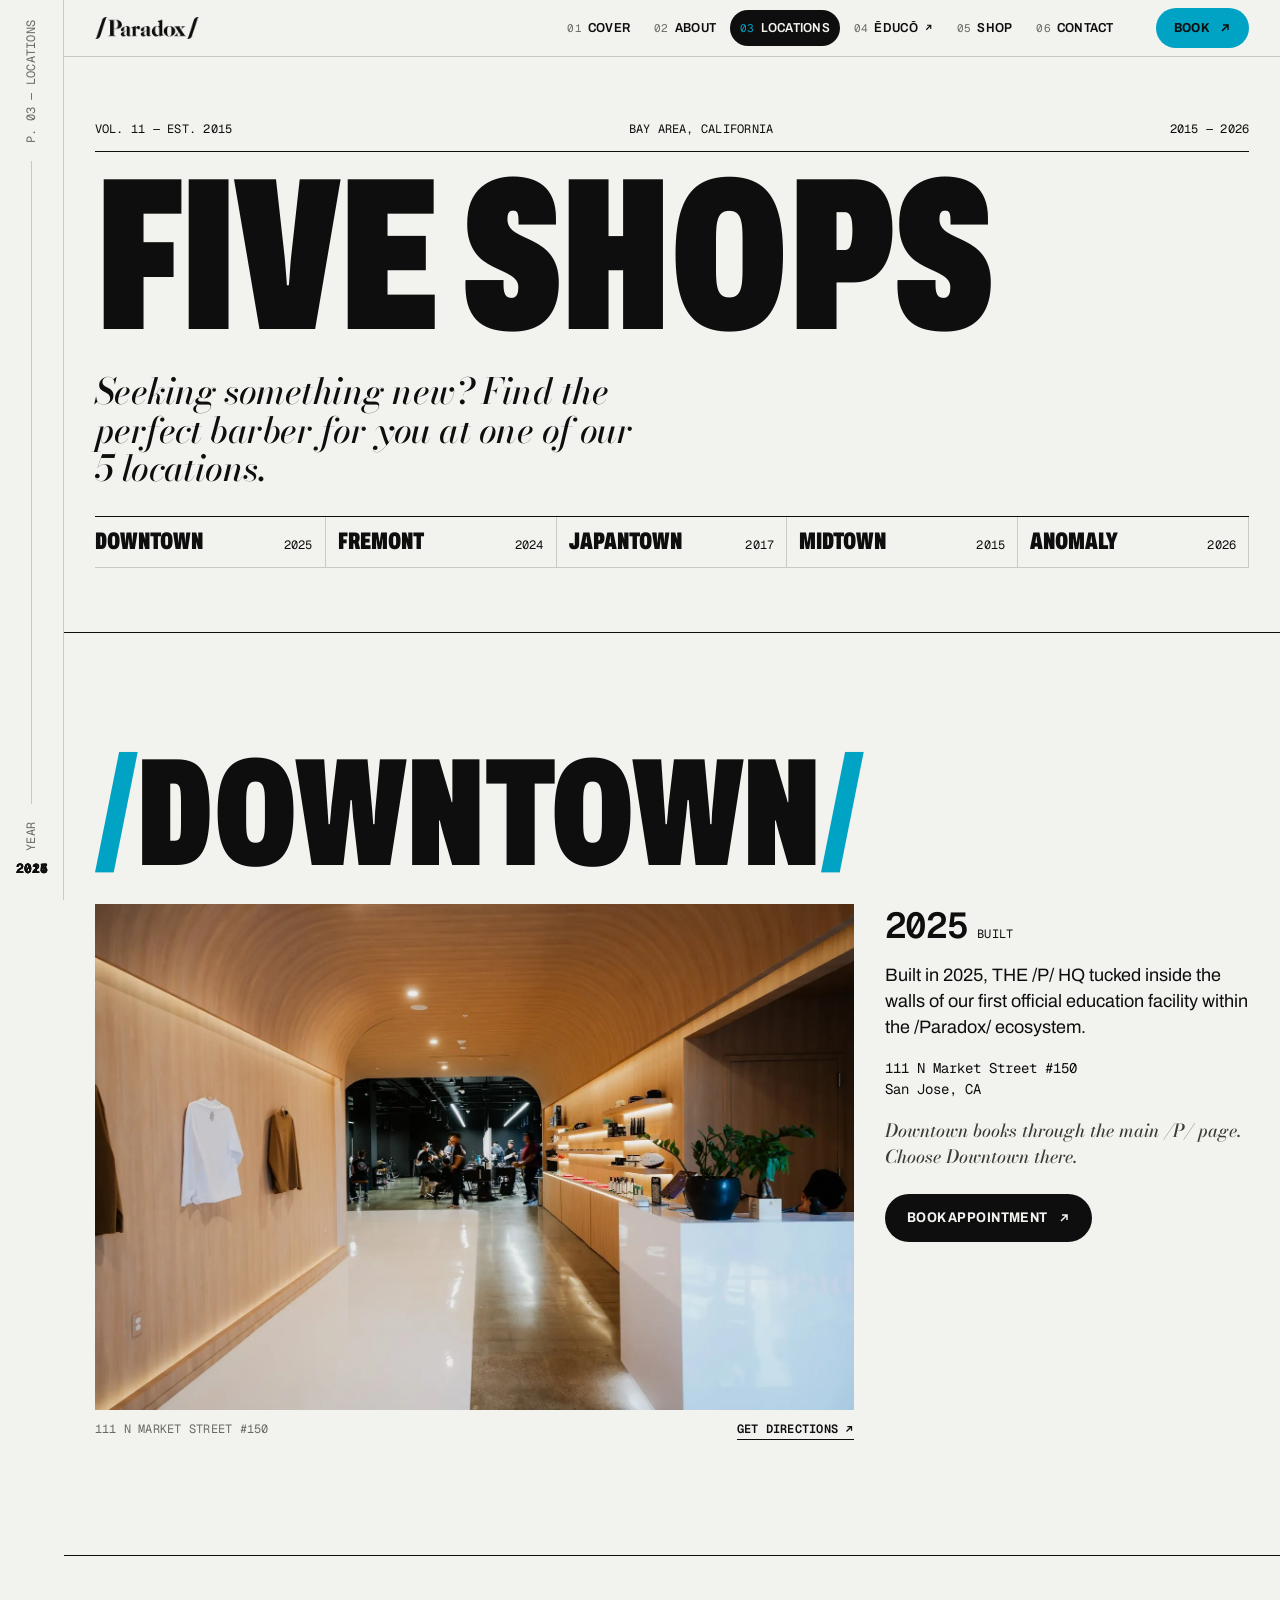
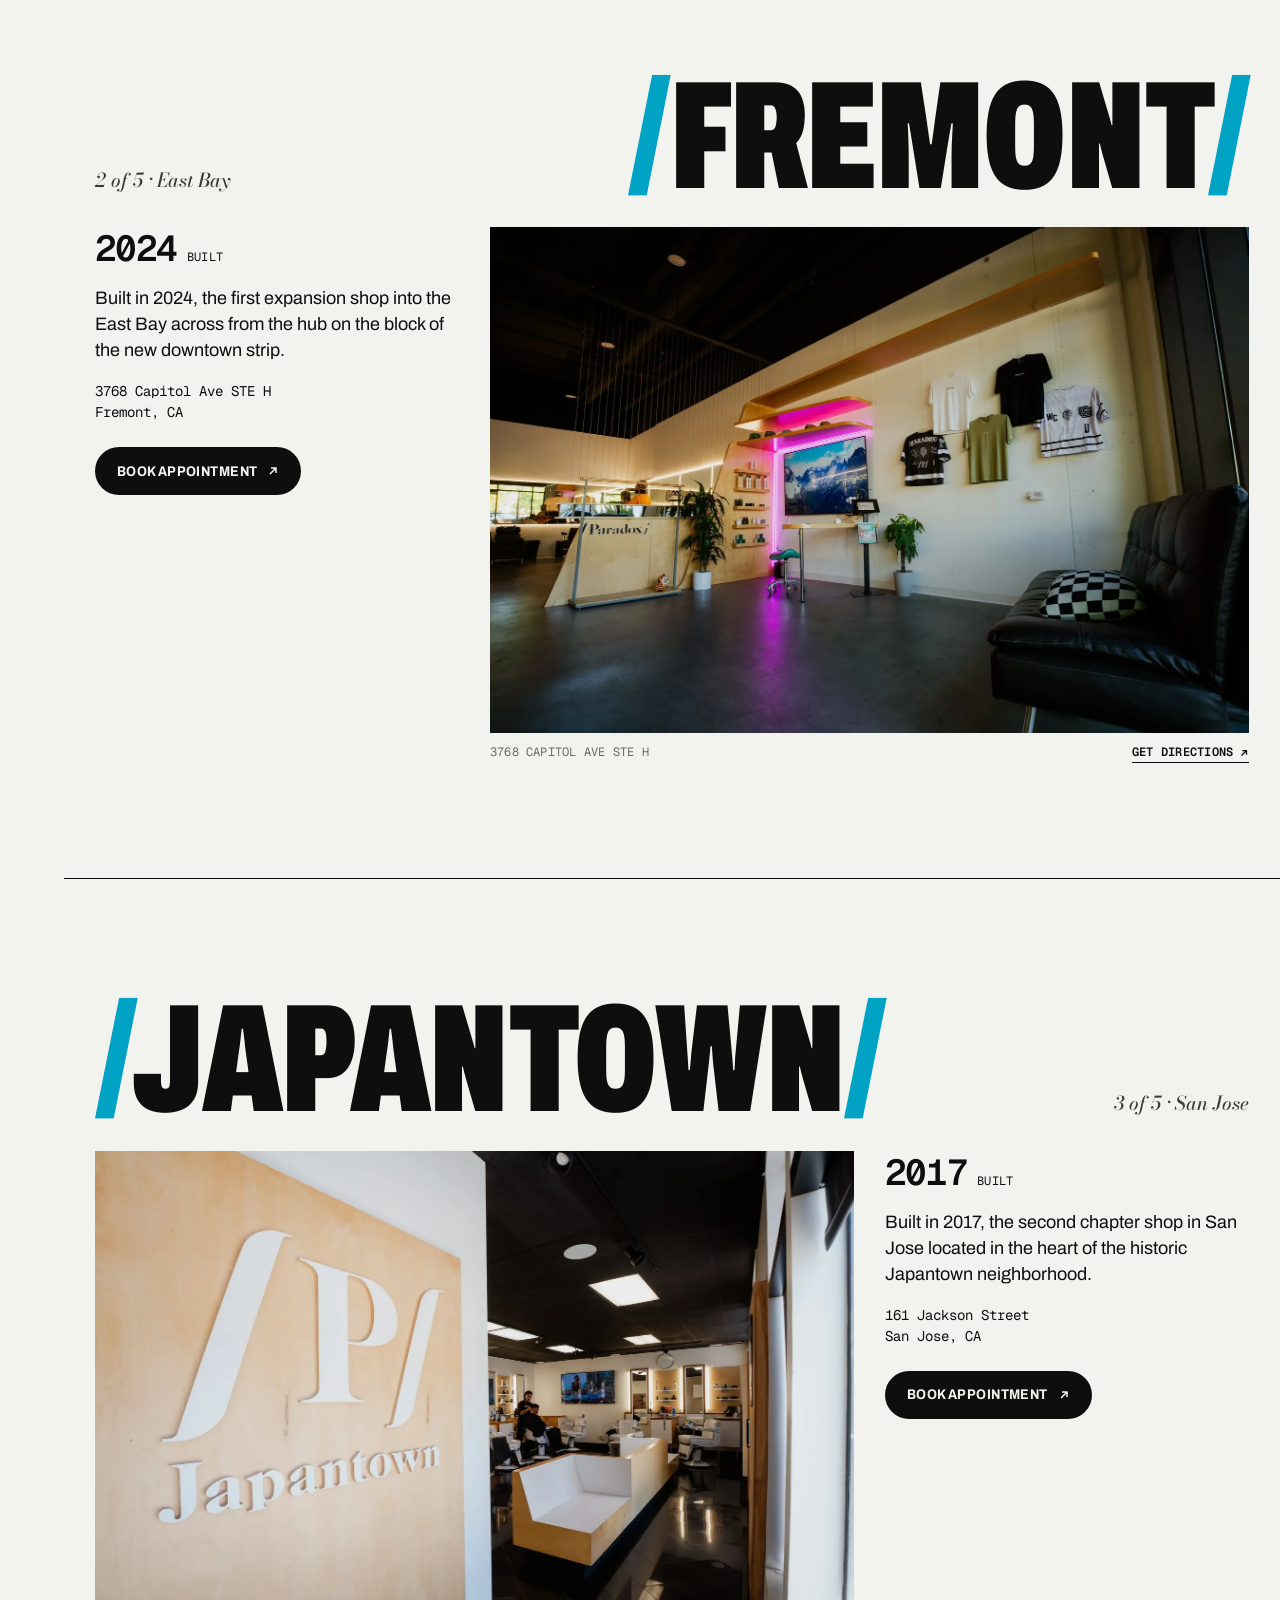
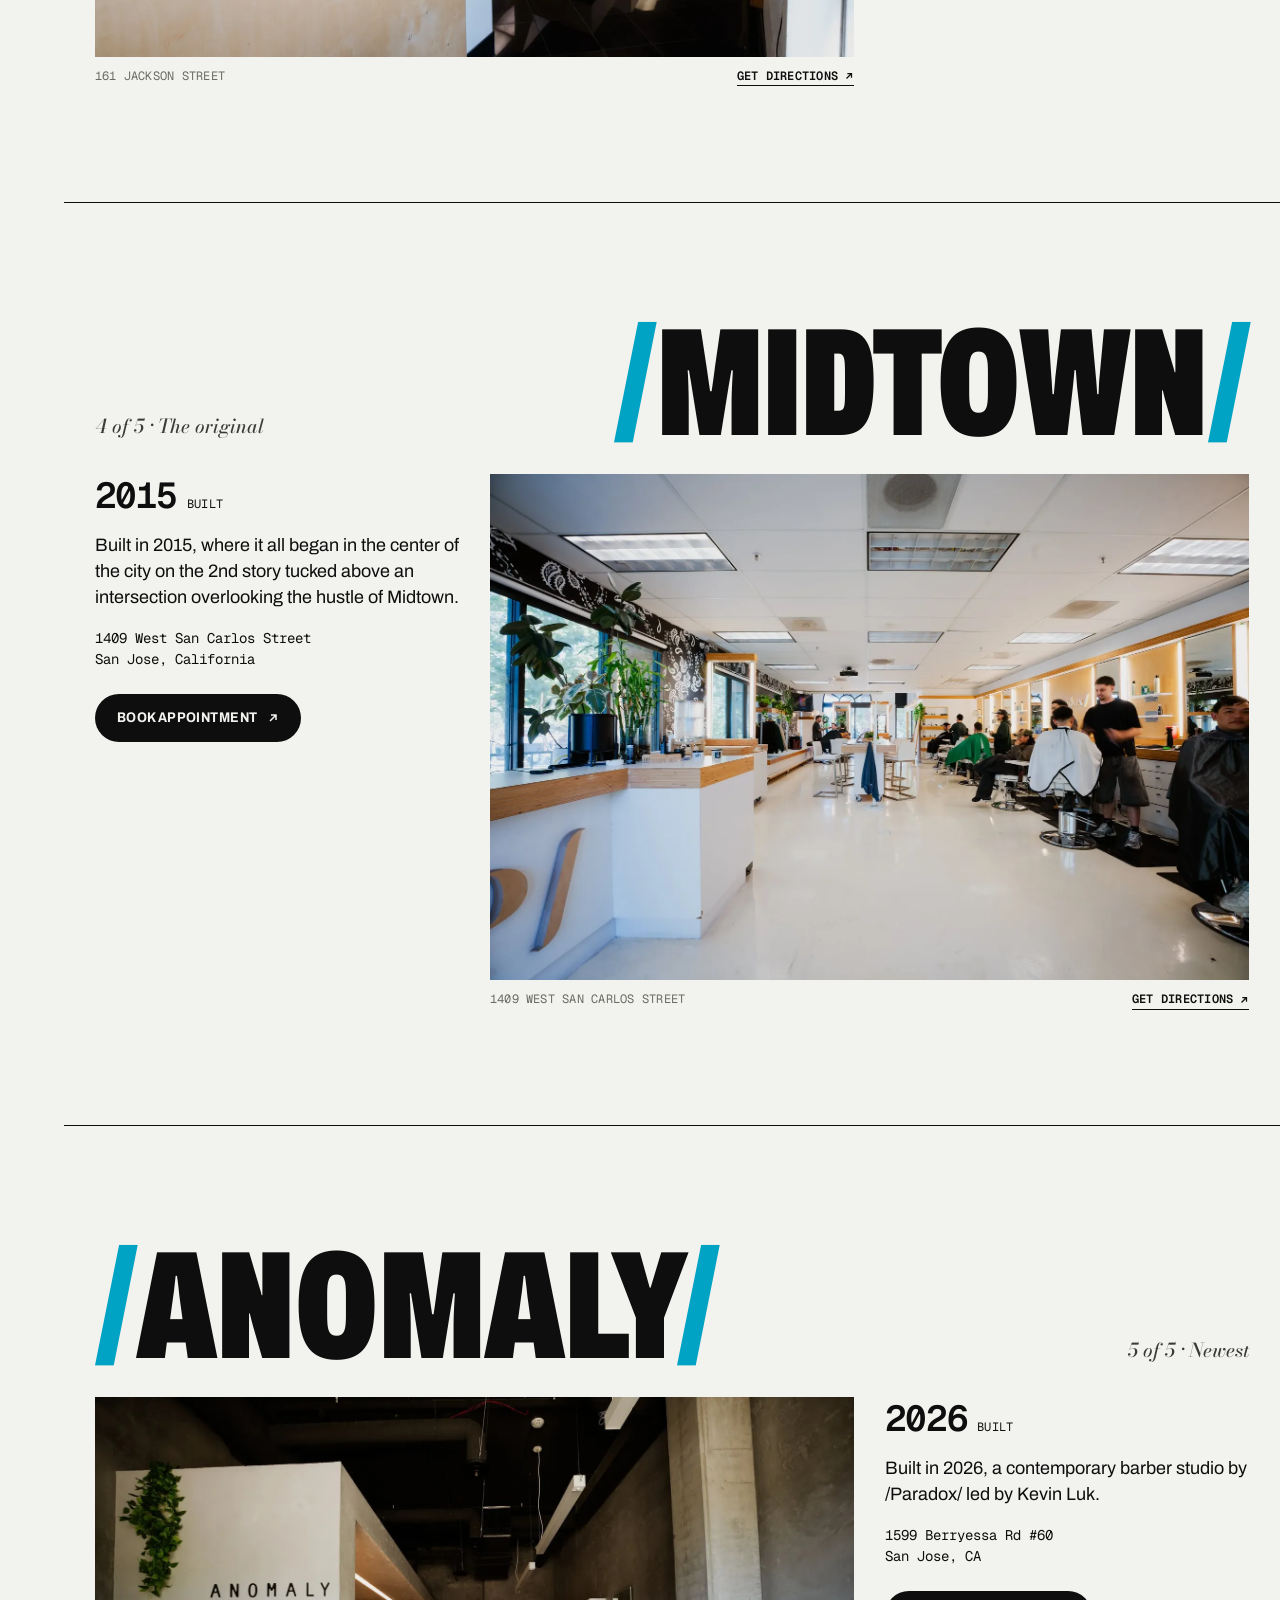
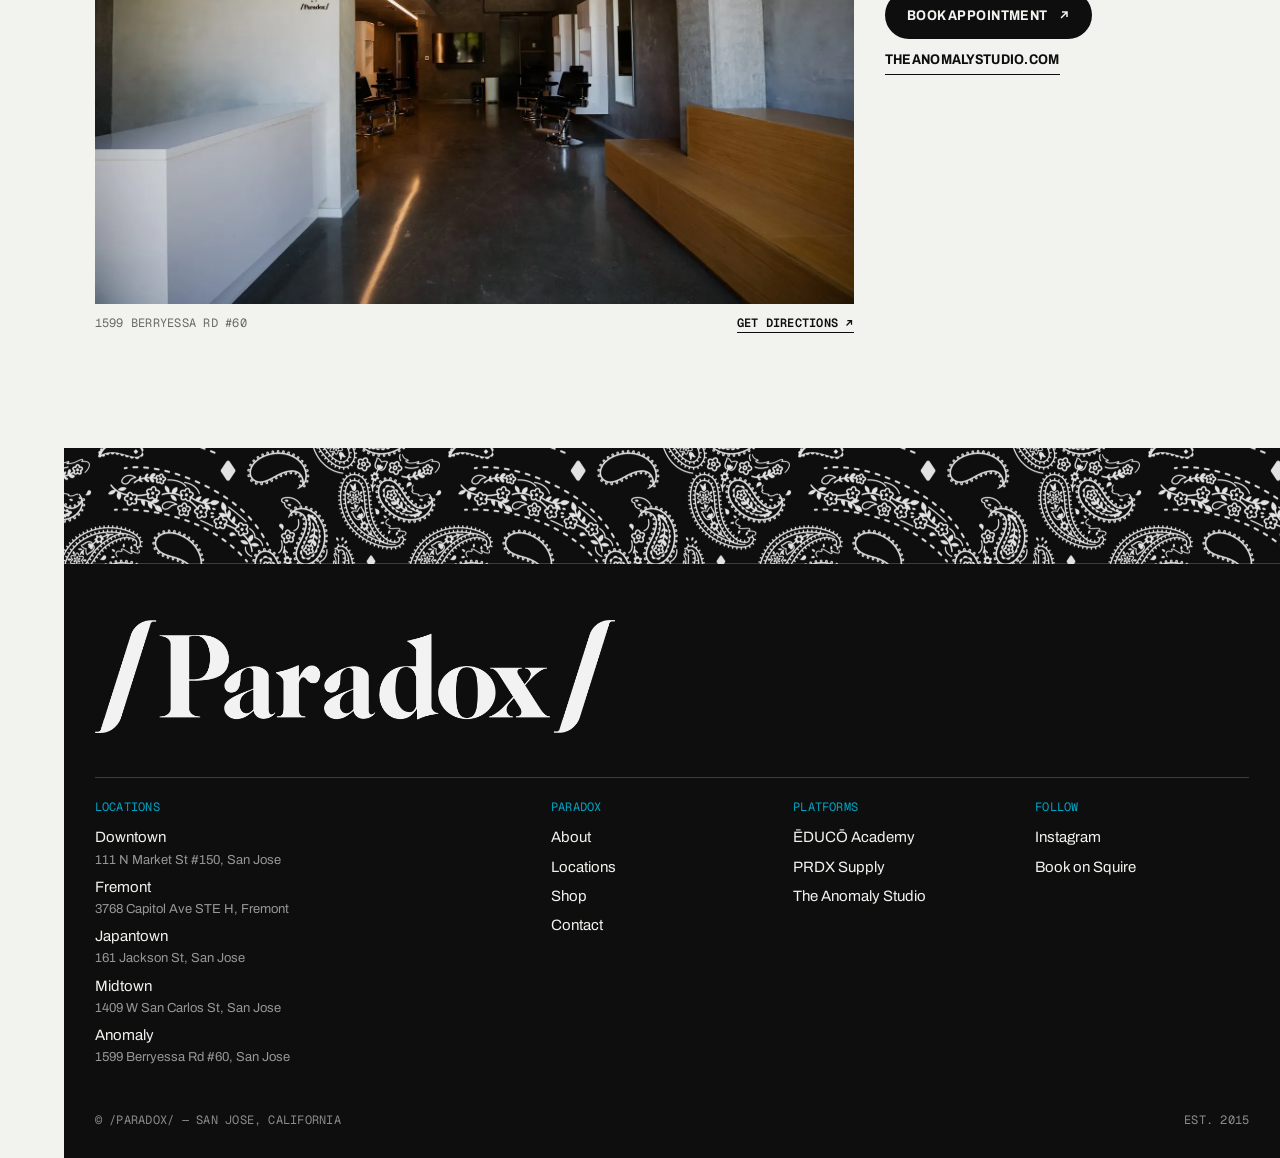
<file: locations.html>
<!doctype html>
<html lang="en">
<head>
  <meta charset="utf-8">
  <meta name="viewport" content="width=device-width, initial-scale=1">
  <title>Locations — /Paradox/</title>
  <meta name="description" content="Five /Paradox/ shops across the Bay Area: Downtown San Jose, Fremont, Japantown, Midtown and Anomaly.">
  <meta name="theme-color" content="#f2f2ee">
  <link rel="icon" href="https://images.squarespace-cdn.com/content/v1/66dd391bbac86524edf6f5d5/88f1ac40-78c0-4f15-a7ba-6fe00e70871a/favicon.ico?format=100w">
  <link rel="preconnect" href="https://fonts.googleapis.com">
  <link rel="preconnect" href="https://fonts.gstatic.com" crossorigin>
  <link rel="stylesheet" href="https://fonts.googleapis.com/css2?family=Archivo:wdth,wght@62..125,100..900&family=Bodoni+Moda:ital,opsz,wght@1,6..96,400..700&family=Geist+Mono:wght@400;600&display=swap">
  <link rel="stylesheet" href="styles.css">
  <script src="main.js" defer></script>
</head>
<body>
<a class="skip" href="#main">Skip to content</a>

<aside class="rail mono" aria-hidden="true">
  <span class="rail__page">P. 03 — Locations</span>
  <div class="rail__progress"><i></i></div>
  <div class="rail__year"><span class="rail__label">Year</span><div class="rail__digits"><span>2015</span></div></div>
</aside>

<header class="strip">
  <div class="strip__inner">
    <a class="strip__logo" href="index.html" aria-label="/Paradox/ home"><img src="img/logo-ink.png" alt="/Paradox/" width="1984" height="432"></a>
    <nav class="strip__nav" aria-label="Contents">
      <ol>
        <li><a href="index.html"><small>01</small>Cover</a></li>
        <li><a href="about.html"><small>02</small>About</a></li>
        <li><a href="locations.html" aria-current="page"><small>03</small>Locations</a></li>
        <li><a href="https://gigolajulian.github.io/educo-juliangigola-redesign/" target="_blank" rel="noopener"><small>04</small>ĒDUCŌ<svg class="ext" viewBox="0 0 12 12" fill="none" stroke="currentColor" stroke-width="1.5" aria-hidden="true"><path d="M3 9l6-6M4 3h5v5"/></svg></a></li>
        <li><a href="shop.html"><small>05</small>Shop</a></li>
        <li><a href="contact.html"><small>06</small>Contact</a></li>
      </ol>
    </nav>
    <a class="btn-book" href="https://getsquire.com/booking/brands/paradox" target="_blank" rel="noopener">Book<svg viewBox="0 0 12 12" fill="none" stroke="currentColor" stroke-width="1.5" aria-hidden="true"><path d="M3 9l6-6M4 3h5v5"/></svg></a>
    <button class="menu-btn" type="button" aria-label="Open contents" aria-expanded="false" aria-controls="contents"><span></span></button>
  </div>
</header>

<div class="contents" id="contents" role="dialog" aria-modal="true" aria-label="Contents">
  <div class="contents__top">
    <img src="img/logo-paper.png" alt="" width="1984" height="432">
    <button class="contents__close" type="button" aria-label="Close contents"><svg viewBox="0 0 14 14" fill="none" stroke="currentColor" stroke-width="1.5"><path d="M2 2l10 10M12 2L2 12"/></svg></button>
  </div>
  <h2 class="mono">Contents</h2>
  <ol>
    <li><a href="index.html"><small>01</small>Cover</a></li>
    <li><a href="about.html"><small>02</small>About</a></li>
    <li><a href="locations.html"><small>03</small>Locations</a></li>
    <li><a href="https://gigolajulian.github.io/educo-juliangigola-redesign/" target="_blank" rel="noopener"><small>04</small>ĒDUCŌ</a></li>
    <li><a href="shop.html"><small>05</small>Shop</a></li>
    <li><a href="contact.html"><small>06</small>Contact</a></li>
  </ol>
  <a class="btn-book" href="https://getsquire.com/booking/brands/paradox" target="_blank" rel="noopener">Book an appointment</a>
</div>

<main id="main">
  <section class="opener opener--short wrap" data-year="2015" aria-labelledby="loc-title">
    <div class="folio-bar mono"><span>Vol. 11 — Est. 2015</span><span>Bay Area, California</span><span>2015 — 2026</span></div>
    <h1 class="display opener__title" id="loc-title">Five shops</h1>
    <p class="opener__stand">Seeking something new? Find the perfect barber for you at one of our 5 locations.</p>
    <ol class="toc">
      <li><a href="#downtown"><b>Downtown</b><span class="mono">2025</span></a></li>
      <li><a href="#fremont"><b>Fremont</b><span class="mono">2024</span></a></li>
      <li><a href="#japantown"><b>Japantown</b><span class="mono">2017</span></a></li>
      <li><a href="#midtown"><b>Midtown</b><span class="mono">2015</span></a></li>
      <li><a href="#anomaly"><b>Anomaly</b><span class="mono">2026</span></a></li>
    </ol>
  </section>

  <article class="shop wrap" id="downtown" data-year="2025" aria-labelledby="downtown-title">
    <div class="shop__grid">
      <div class="shop__head"><h2 class="display shop__name" id="downtown-title"><span class="slash">/</span>Downtown<span class="slash">/</span></h2><p class="dek">1 of 5 · The /P/ HQ</p></div>
      <figure class="shop__photo print"><span class="print__img"><img src="img/downtown-1600.webp" srcset="img/downtown-800.webp 800w, img/downtown-1600.webp 1600w" sizes="(min-width: 900px) 66vw, 100vw" alt="The Downtown headquarters: a timber-lined hall opening onto the barber floor." width="1600" height="1067" loading="lazy"></span><figcaption><span>111 N Market Street #150</span><a href="https://www.google.com/maps/dir//111+N+Market+St+%23150,+San+Jose,+CA" target="_blank" rel="noopener">Get directions<svg viewBox="0 0 12 12" fill="none" stroke="currentColor" stroke-width="1.5" aria-hidden="true"><path d="M3 9l6-6M4 3h5v5"/></svg></a></figcaption></figure>
      <div class="shop__facts">
        <p class="shop__built"><b>2025</b><span class="mono">Built</span></p>
        <p>Built in 2025, THE /P/ HQ tucked inside the walls of our first official education facility within the /Paradox/ ecosystem.</p>
        <address>111 N Market Street #150<br>San Jose, CA</address>
        <p class="shop__note dek">Downtown books through the main /P/ page. Choose Downtown there.</p>
        <div class="shop__actions">
          <a class="btn-ink" href="https://getsquire.com/booking/book/paradox-downtown-san-jose-san-jose" target="_blank" rel="noopener">Book appointment<svg viewBox="0 0 12 12" fill="none" stroke="currentColor" stroke-width="1.5" aria-hidden="true"><path d="M3 9l6-6M4 3h5v5"/></svg></a>
        </div>
      </div>
    </div>
  </article>

  <article class="shop wrap" id="fremont" data-year="2024" aria-labelledby="fremont-title">
    <div class="shop__grid">
      <div class="shop__head"><h2 class="display shop__name" id="fremont-title"><span class="slash">/</span>Fremont<span class="slash">/</span></h2><p class="dek">2 of 5 · East Bay</p></div>
      <figure class="shop__photo print"><span class="print__img"><img src="img/fremont-1600.webp" srcset="img/fremont-800.webp 800w, img/fremont-1600.webp 1600w" sizes="(min-width: 900px) 66vw, 100vw" alt="The Fremont shop: a lit merch wall of /Paradox/ tees beside the front desk." width="1600" height="1067" loading="lazy"></span><figcaption><span>3768 Capitol Ave STE H</span><a href="https://www.google.com/maps/dir//3768+Capitol+Ave+STE+H,+Fremont,+CA+94538" target="_blank" rel="noopener">Get directions<svg viewBox="0 0 12 12" fill="none" stroke="currentColor" stroke-width="1.5" aria-hidden="true"><path d="M3 9l6-6M4 3h5v5"/></svg></a></figcaption></figure>
      <div class="shop__facts">
        <p class="shop__built"><b>2024</b><span class="mono">Built</span></p>
        <p>Built in 2024, the first expansion shop into the East Bay across from the hub on the block of the new downtown strip.</p>
        <address>3768 Capitol Ave STE H<br>Fremont, CA</address>
        <div class="shop__actions">
          <a class="btn-ink" href="https://getsquire.com/booking/book/paradox-downtown-fremont-fremont" target="_blank" rel="noopener">Book appointment<svg viewBox="0 0 12 12" fill="none" stroke="currentColor" stroke-width="1.5" aria-hidden="true"><path d="M3 9l6-6M4 3h5v5"/></svg></a>
        </div>
      </div>
    </div>
  </article>

  <article class="shop wrap" id="japantown" data-year="2017" aria-labelledby="japantown-title">
    <div class="shop__grid">
      <div class="shop__head"><h2 class="display shop__name" id="japantown-title"><span class="slash">/</span>Japantown<span class="slash">/</span></h2><p class="dek">3 of 5 · San Jose</p></div>
      <figure class="shop__photo print"><span class="print__img"><img src="img/japantown-1600.webp" srcset="img/japantown-800.webp 800w, img/japantown-1600.webp 1600w" sizes="(min-width: 900px) 66vw, 100vw" alt="The /P/ Japantown sign in blond wood at the shop entrance." width="1600" height="1067" loading="lazy"></span><figcaption><span>161 Jackson Street</span><a href="https://www.google.com/maps/dir//Paradox+Japantown,+161+Jackson+St+%23+1,+San+Jose,+CA+95112" target="_blank" rel="noopener">Get directions<svg viewBox="0 0 12 12" fill="none" stroke="currentColor" stroke-width="1.5" aria-hidden="true"><path d="M3 9l6-6M4 3h5v5"/></svg></a></figcaption></figure>
      <div class="shop__facts">
        <p class="shop__built"><b>2017</b><span class="mono">Built</span></p>
        <p>Built in 2017, the second chapter shop in San Jose located in the heart of the historic Japantown neighborhood.</p>
        <address>161 Jackson Street<br>San Jose, CA</address>
        <div class="shop__actions">
          <a class="btn-ink" href="https://getsquire.com/booking/book/paradox-japantown-san-jose" target="_blank" rel="noopener">Book appointment<svg viewBox="0 0 12 12" fill="none" stroke="currentColor" stroke-width="1.5" aria-hidden="true"><path d="M3 9l6-6M4 3h5v5"/></svg></a>
        </div>
      </div>
    </div>
  </article>

  <article class="shop wrap" id="midtown" data-year="2015" aria-labelledby="midtown-title">
    <div class="shop__grid">
      <div class="shop__head"><h2 class="display shop__name" id="midtown-title"><span class="slash">/</span>Midtown<span class="slash">/</span></h2><p class="dek">4 of 5 · The original</p></div>
      <figure class="shop__photo print"><span class="print__img"><img src="img/midtown-1600.webp" srcset="img/midtown-800.webp 800w, img/midtown-1600.webp 1600w" sizes="(min-width: 900px) 66vw, 100vw" alt="The bright Midtown floor: a long row of chairs and mirrors under a paisley frieze." width="1600" height="1067" loading="lazy"></span><figcaption><span>1409 West San Carlos Street</span><a href="https://www.google.com/maps/dir//Paradox+Midtown,+1409+W+San+Carlos+St+2nd+floor,+San+Jose,+CA+95126" target="_blank" rel="noopener">Get directions<svg viewBox="0 0 12 12" fill="none" stroke="currentColor" stroke-width="1.5" aria-hidden="true"><path d="M3 9l6-6M4 3h5v5"/></svg></a></figcaption></figure>
      <div class="shop__facts">
        <p class="shop__built"><b>2015</b><span class="mono">Built</span></p>
        <p>Built in 2015, where it all began in the center of the city on the 2nd story tucked above an intersection overlooking the hustle of Midtown.</p>
        <address>1409 West San Carlos Street<br>San Jose, California</address>
        <div class="shop__actions">
          <a class="btn-ink" href="https://getsquire.com/booking/book/paradox-midtown-san-jose" target="_blank" rel="noopener">Book appointment<svg viewBox="0 0 12 12" fill="none" stroke="currentColor" stroke-width="1.5" aria-hidden="true"><path d="M3 9l6-6M4 3h5v5"/></svg></a>
        </div>
      </div>
    </div>
  </article>

  <article class="shop wrap" id="anomaly" data-year="2026" aria-labelledby="anomaly-title">
    <div class="shop__grid">
      <div class="shop__head"><h2 class="display shop__name" id="anomaly-title"><span class="slash">/</span>Anomaly<span class="slash">/</span></h2><p class="dek">5 of 5 · Newest</p></div>
      <figure class="shop__photo print"><span class="print__img"><img src="img/anomaly-1600.webp" srcset="img/anomaly-800.webp 800w, img/anomaly-1600.webp 1600w" sizes="(min-width: 900px) 66vw, 100vw" alt="The Anomaly studio: concrete, white counters and a timber bench under the ANOMALY sign." width="1600" height="1067" loading="lazy"></span><figcaption><span>1599 Berryessa Rd #60</span><a href="https://www.google.com/maps/dir//ANOMALY+by+%2FParadox%2F,+1599+Berryessa+Rd+%2360,+San+Jose,+CA+95133" target="_blank" rel="noopener">Get directions<svg viewBox="0 0 12 12" fill="none" stroke="currentColor" stroke-width="1.5" aria-hidden="true"><path d="M3 9l6-6M4 3h5v5"/></svg></a></figcaption></figure>
      <div class="shop__facts">
        <p class="shop__built"><b>2026</b><span class="mono">Built</span></p>
        <p>Built in 2026, a contemporary barber studio by /Paradox/ led by Kevin Luk.</p>
        <address>1599 Berryessa Rd #60<br>San Jose, CA</address>
        <div class="shop__actions">
          <a class="btn-ink" href="https://getsquire.com/booking/book/anomaly-by-paradox-san-jose" target="_blank" rel="noopener">Book appointment<svg viewBox="0 0 12 12" fill="none" stroke="currentColor" stroke-width="1.5" aria-hidden="true"><path d="M3 9l6-6M4 3h5v5"/></svg></a>
          <a class="link-arrow" href="https://www.theanomalystudio.com/" target="_blank" rel="noopener">theanomalystudio.com</a>
        </div>
      </div>
    </div>
  </article>
</main>

<div class="endband" aria-hidden="true"></div>
<footer class="colophon">
  <img class="colophon__logo" src="img/logo-paper.png" alt="/Paradox/" width="1984" height="432" loading="lazy">
  <div class="colophon__grid">
    <div>
      <h2 class="mono">Locations</h2>
      <ul>
        <li><a href="locations.html#downtown">Downtown</a> <address>111 N Market St #150, San Jose</address></li>
        <li><a href="locations.html#fremont">Fremont</a> <address>3768 Capitol Ave STE H, Fremont</address></li>
        <li><a href="locations.html#japantown">Japantown</a> <address>161 Jackson St, San Jose</address></li>
        <li><a href="locations.html#midtown">Midtown</a> <address>1409 W San Carlos St, San Jose</address></li>
        <li><a href="locations.html#anomaly">Anomaly</a> <address>1599 Berryessa Rd #60, San Jose</address></li>
      </ul>
    </div>
    <div>
      <h2 class="mono">Paradox</h2>
      <ul>
        <li><a href="about.html">About</a></li>
        <li><a href="locations.html">Locations</a></li>
        <li><a href="shop.html">Shop</a></li>
        <li><a href="contact.html">Contact</a></li>
      </ul>
    </div>
    <div>
      <h2 class="mono">Platforms</h2>
      <ul>
        <li><a href="https://gigolajulian.github.io/educo-juliangigola-redesign/" target="_blank" rel="noopener">ĒDUCŌ Academy</a></li>
        <li><a href="https://www.prdxsupply.com/" target="_blank" rel="noopener">PRDX Supply</a></li>
        <li><a href="https://www.theanomalystudio.com/" target="_blank" rel="noopener">The Anomaly Studio</a></li>
      </ul>
    </div>
    <div>
      <h2 class="mono">Follow</h2>
      <ul>
        <li><a href="https://instagram.com/paradoxbarbers" target="_blank" rel="noopener">Instagram</a></li>
        <li><a href="https://getsquire.com/booking/brands/paradox" target="_blank" rel="noopener">Book on Squire</a></li>
      </ul>
    </div>
  </div>
  <div class="colophon__base mono">
    <span>© /Paradox/ — San Jose, California</span>
    <span>Est. 2015</span>
  </div>
</footer>
</body>
</html>
</file>
<file: styles.css>
/* /Paradox/ — The Issue */

:root {
  --paper: #f2f2ee;
  --paper-2: #e7e7e1;
  --ink: #0e0e0e;
  --ink-2: #3a3a37;
  --mute: #6b6b66;
  --spot: #00a3c4;          /* Barbicide blue */
  --spot-ink: #00405c;
  --rule: rgba(14, 14, 14, 0.18);

  --display: "Archivo", "Helvetica Neue", Arial, sans-serif;
  --serif: "Bodoni Moda", "Didot", Georgia, serif;
  --mono: "Geist Mono", ui-monospace, "SFMono-Regular", Menlo, monospace;

  --rail: 0px;
  --gutter: clamp(16px, 2.4vw, 32px);
  --ease-out: cubic-bezier(0.23, 1, 0.32, 1);
  --ease-in-out: cubic-bezier(0.77, 0, 0.175, 1);

  color-scheme: light;
}

@media (min-width: 1024px) {
  :root { --rail: 64px; }
}

*, *::before, *::after { box-sizing: border-box; }

html {
  -webkit-text-size-adjust: 100%;
  scroll-behavior: smooth;
  scrollbar-color: var(--ink) var(--paper);
  scrollbar-width: thin;
}

body {
  margin: 0;
  background: var(--paper);
  color: var(--ink);
  font-family: var(--display);
  font-variation-settings: "wdth" 100;
  font-size: 1.0625rem;
  line-height: 1.55;
  text-rendering: optimizeLegibility;
  -webkit-font-smoothing: antialiased;
  padding-left: var(--rail);
  overflow-x: clip;
}

::selection { background: var(--spot); color: var(--ink); }

::-webkit-scrollbar { width: 10px; }
::-webkit-scrollbar-track { background: var(--paper); }
::-webkit-scrollbar-thumb { background: var(--ink); border: 3px solid var(--paper); border-radius: 10px; }

img { display: block; max-width: 100%; height: auto; }

a { color: inherit; text-decoration-thickness: 1px; text-underline-offset: 0.22em; }

:focus-visible {
  outline: 2px solid var(--spot);
  outline-offset: 3px;
  border-radius: 2px;
}

.skip {
  position: absolute; left: 12px; top: -60px; z-index: 100;
  background: var(--ink); color: var(--paper); padding: 10px 14px;
  font: 600 0.8rem/1 var(--mono); text-decoration: none;
}
.skip:focus { top: 12px; }

.sr { position: absolute; width: 1px; height: 1px; overflow: hidden; clip-path: inset(50%); white-space: nowrap; }

/* ---------- Type primitives ---------- */

.mono {
  font-family: var(--mono);
  font-size: 0.75rem;
  letter-spacing: 0.02em;
  font-variant-numeric: tabular-nums;
  text-transform: uppercase;
}

.display {
  font-family: var(--display);
  font-variation-settings: "wdth" 62;
  font-weight: 900;
  text-transform: uppercase;
  line-height: 0.86;
  letter-spacing: -0.01em;
  margin: 0;
}

.slash { color: var(--spot); }

.serif-quote {
  font-family: var(--serif);
  font-style: italic;
  font-weight: 500;
  line-height: 1.02;
  letter-spacing: -0.02em;
  text-wrap: balance;
  margin: 0;
}

h1, h2, h3 { text-wrap: balance; }
p { text-wrap: pretty; }

/* ---------- Folio rail ---------- */

.rail {
  display: none;
}

@media (min-width: 1024px) {
  .rail {
    position: fixed; inset: 0 auto 0 0; width: var(--rail); z-index: 30;
    display: flex; flex-direction: column; align-items: center; justify-content: space-between;
    padding: 20px 0 24px;
    border-right: 1px solid var(--rule);
    background: var(--paper);
  }
  .rail__page {
    writing-mode: vertical-rl; transform: rotate(180deg);
    white-space: nowrap; color: var(--mute);
  }
  .rail__year {
    display: grid; justify-items: center; gap: 8px;
  }
  .rail__label { writing-mode: vertical-rl; transform: rotate(180deg); color: var(--mute); }
  .rail__digits {
    position: relative; height: 1.3em; width: 4ch; overflow: hidden;
    font-family: var(--mono); font-weight: 600; font-size: 0.8125rem;
    font-variant-numeric: tabular-nums; text-align: center;
  }
  .rail__digits span {
    position: absolute; inset: 0;
    transition: transform 520ms var(--ease-out), opacity 520ms var(--ease-out);
  }
  .rail__digits span.is-out-up { transform: translateY(-110%); opacity: 0; }
  .rail__digits span.is-in-down { transform: translateY(110%); opacity: 0; transition: none; }
  .rail__progress {
    width: 1px; flex: 1; margin: 18px 0; background: var(--rule); position: relative;
  }
  .rail__progress i {
    position: absolute; left: -1px; top: 0; width: 3px; height: 100%;
    background: var(--ink); transform-origin: top; transform: scaleY(var(--p, 0));
  }
}

/* ---------- Contents strip (header) ---------- */

.strip {
  position: sticky; top: 0; z-index: 40;
  background: color-mix(in srgb, var(--paper) 94%, transparent);
  border-bottom: 1px solid var(--rule);
}
@supports (backdrop-filter: blur(1px)) {
  .strip { backdrop-filter: saturate(1.2) blur(10px); }
}

.strip__inner {
  display: flex; align-items: center; gap: 24px;
  height: 56px; padding: 0 var(--gutter);
}

.strip__logo { display: block; width: 104px; flex: none; }
.strip__logo img { width: 100%; }

.strip__nav { display: none; margin-left: auto; }
.strip__nav ol {
  display: flex; gap: 4px; list-style: none; margin: 0; padding: 0;
}
.strip__nav a {
  display: flex; align-items: baseline; gap: 6px;
  padding: 8px 10px; text-decoration: none;
  font-family: var(--display); font-variation-settings: "wdth" 88; font-weight: 600; font-size: 0.8125rem; text-transform: uppercase; letter-spacing: 0.02em;
  border-radius: 999px;
  transition: background-color 200ms var(--ease-out), color 200ms var(--ease-out);
}
.strip__nav a small { font-family: var(--mono); font-size: 0.6875rem; font-weight: 400; color: var(--mute); }
.strip__nav a:hover { background: var(--paper-2); }
.strip__nav a[aria-current="page"] { background: var(--ink); color: var(--paper); }
.strip__nav a[aria-current="page"] small { color: var(--spot); }
.strip__nav a .ext { width: 9px; height: 9px; }

@media (min-width: 900px) {
  .strip__nav { display: block; }
}

.btn-book {
  display: inline-flex; align-items: center; gap: 10px;
  height: 40px; padding: 0 18px;
  background: var(--spot); color: var(--ink);
  font-family: var(--display); font-variation-settings: "wdth" 88; font-size: 0.8125rem; font-weight: 700; text-transform: uppercase; letter-spacing: 0.03em;
  text-decoration: none; border-radius: 999px; white-space: nowrap;
  transition: transform 160ms var(--ease-out), background-color 200ms var(--ease-out);
}
.btn-book:hover { background: #1db4d2; }
.btn-book:active { transform: scale(0.97); }
.btn-book svg { width: 12px; height: 12px; transition: transform 240ms var(--ease-out); }
.btn-book:hover svg { transform: translate(2px, -2px); }

.strip .btn-book { margin-left: auto; }
@media (min-width: 900px) { .strip .btn-book { margin-left: 8px; } }

.menu-btn {
  display: inline-grid; place-items: center; width: 40px; height: 40px;
  border: 1px solid var(--ink); border-radius: 999px; background: transparent; color: var(--ink);
  cursor: pointer; padding: 0;
  transition: transform 160ms var(--ease-out);
}
.menu-btn:active { transform: scale(0.95); }
.menu-btn span { display: block; width: 14px; height: 1.5px; background: currentColor; box-shadow: 0 -4px 0 currentColor, 0 4px 0 currentColor; }
@media (min-width: 900px) { .menu-btn { display: none; } }

/* Full-screen contents (mobile) */
.contents {
  position: fixed; inset: 0; z-index: 60;
  background: var(--ink); color: var(--paper);
  display: flex; flex-direction: column;
  padding: 16px var(--gutter) 28px;
  clip-path: inset(0 0 100% 0);
  visibility: hidden;
  transition: clip-path 560ms var(--ease-in-out), visibility 0s linear 560ms;
}
.contents.is-open {
  clip-path: inset(0 0 0 0); visibility: visible;
  transition: clip-path 560ms var(--ease-in-out), visibility 0s;
}
.contents__top { display: flex; justify-content: space-between; align-items: center; height: 40px; }
.contents__top img { width: 104px; }
.contents__close {
  width: 40px; height: 40px; border-radius: 999px; border: 1px solid var(--paper);
  background: transparent; color: var(--paper); cursor: pointer; display: grid; place-items: center;
}
.contents__close svg { width: 14px; height: 14px; }
.contents h2 { margin: 36px 0 12px; color: var(--spot); }
.contents ol { list-style: none; margin: 0; padding: 0; border-top: 1px solid rgba(242,242,238,.2); }
.contents li { border-bottom: 1px solid rgba(242,242,238,.2); }
.contents li a {
  display: flex; align-items: baseline; gap: 14px; padding: 14px 0; text-decoration: none;
  font-family: var(--display); font-variation-settings: "wdth" 62; font-weight: 900; text-transform: uppercase;
  font-size: clamp(2.4rem, 12vw, 4rem); line-height: 0.9;
  transform: translateY(16px); opacity: 0;
  transition: transform 500ms var(--ease-out), opacity 500ms var(--ease-out);
}
.contents li a small { font-family: var(--mono); font-weight: 400; font-size: 0.75rem; color: var(--spot); }
.contents.is-open li a { transform: none; opacity: 1; }
.contents.is-open li:nth-child(2) a { transition-delay: 40ms; }
.contents.is-open li:nth-child(3) a { transition-delay: 80ms; }
.contents.is-open li:nth-child(4) a { transition-delay: 120ms; }
.contents.is-open li:nth-child(5) a { transition-delay: 160ms; }
.contents.is-open li:nth-child(6) a { transition-delay: 200ms; }
.contents .btn-book { margin-top: auto; height: 52px; justify-content: center; font-size: 0.875rem; }

/* ---------- Printed photograph (signature) ---------- */

.print { margin: 0; }
.print__img {
  display: block; position: relative; overflow: hidden; background: var(--paper-2);
}
.print img {
  width: 100%; height: 100%; object-fit: cover;
  filter: grayscale(1) contrast(1.35) brightness(1.04);
  transform: scale(1.06);
  transition: filter 1600ms var(--ease-out), transform 1800ms var(--ease-out);
}
.print__img::after {
  content: ""; position: absolute; inset: 0; pointer-events: none;
  background-image: radial-gradient(circle, rgba(14,14,14,.55) 0.9px, transparent 1.3px);
  background-size: 4px 4px;
  mix-blend-mode: multiply;
  opacity: 0.55;
  transition: opacity 1400ms var(--ease-out);
}
.print.is-printed img { filter: none; transform: scale(1); }
.print.is-printed .print__img::after { opacity: 0; }

.print figcaption, .caption {
  font-family: var(--mono); font-size: 0.75rem; text-transform: uppercase; letter-spacing: 0.02em;
  color: var(--mute); margin-top: 10px;
  display: flex; justify-content: space-between; gap: 12px;
}

.print figcaption a svg { width: 10px; height: 10px; margin-left: 6px; }
.print figcaption a { display: inline-flex; align-items: center; color: var(--ink); font-weight: 600; text-decoration: none; white-space: nowrap; border-bottom: 1px solid currentColor; transition: color 200ms var(--ease-out); }
.print figcaption a:hover { color: var(--spot-ink); }

/* ---------- Layout ---------- */

.wrap { padding: 0 var(--gutter); }

.grid {
  display: grid; grid-template-columns: repeat(12, minmax(0, 1fr)); column-gap: var(--gutter);
}

.hair { border: 0; border-top: 1px solid var(--rule); margin: 0; }

.folio-bar {
  display: flex; justify-content: space-between; gap: 16px; flex-wrap: wrap;
  padding: 12px 0; border-bottom: 1px solid var(--ink);
}

/* ---------- Cover (home) ---------- */

.cover { padding-top: 14px; padding-bottom: 48px; position: relative; }

.cover__masthead { margin: 18px 0 0; }
.cover__masthead img { width: 100%; }

.cover__body {
  margin-top: clamp(16px, 2vw, 28px);
  display: grid; gap: 24px;
  grid-template-columns: 1fr;
}

.cover__tag {
  font-family: var(--serif); font-style: italic; font-weight: 500;
  font-size: clamp(1.6rem, 3.6vw, 3rem); line-height: 1; letter-spacing: -0.02em; margin: 0;
}

.coverlines { list-style: none; margin: 0; padding: 0; border-top: 1px solid var(--ink); }
.coverlines li { border-bottom: 1px solid var(--rule); }
.coverlines a {
  display: grid; grid-template-columns: 2.4em 1fr auto; align-items: baseline; gap: 8px;
  padding: 14px 0 12px; text-decoration: none;
}
.coverlines .n { font-family: var(--mono); font-size: 0.75rem; color: var(--mute); }
.coverlines .t {
  font-family: var(--display); font-variation-settings: "wdth" 62; font-weight: 900; text-transform: uppercase;
  font-size: clamp(2rem, 4.2vw, 3.6rem); line-height: 0.88;
  transition: transform 300ms var(--ease-out);
}
.coverlines .d { font-family: var(--mono); font-size: 0.75rem; text-transform: uppercase; color: var(--mute); text-align: right; }
.coverlines a:hover .t { transform: translateX(6px); }
.coverlines a:hover .n { color: var(--spot); }

.cover__left { display: grid; gap: 20px; }
.cover__photo { position: relative; }
.cover__photo .print__img { aspect-ratio: 4 / 4.4; }
.cover__photo .print img { object-position: 50% 78%; }

.sticker {
  position: absolute; z-index: 3;
  width: clamp(112px, 12vw, 168px); aspect-ratio: 1; border-radius: 50%;
  background: var(--spot); color: var(--ink); text-decoration: none;
  display: grid; place-items: center; text-align: center;
  transform: rotate(-12deg);
  transition: transform 500ms var(--ease-out);
}
.sticker svg.ring { position: absolute; inset: 6%; width: 88%; height: 88%; animation: spin 24s linear infinite; }
.sticker svg.ring text { font-family: var(--mono); font-size: 9.2px; letter-spacing: 1.4px; text-transform: uppercase; fill: var(--ink); }
.sticker b {
  font-family: var(--display); font-variation-settings: "wdth" 62; font-weight: 900; text-transform: uppercase;
  font-size: clamp(1.3rem, 1.8vw, 1.9rem); line-height: 0.85;
}
.sticker:hover { transform: rotate(0deg) scale(1.04); }
.sticker:active { transform: rotate(0deg) scale(0.98); }
.cover__photo .sticker { left: 12px; bottom: 16px; width: 104px; }

@keyframes spin { to { transform: rotate(360deg); } }

@media (min-width: 900px) {
  .cover__body { grid-template-columns: repeat(12, minmax(0, 1fr)); column-gap: var(--gutter); align-items: start; }
  .cover__left { grid-column: 1 / span 5; display: grid; gap: 28px; padding-top: 6px; }
  .cover { padding-bottom: 0; }
  .cover__photo { grid-column: 6 / -1; margin-right: calc(-1 * var(--gutter)); }
  /* Fill the rest of the first viewport: 100svh minus strip, folio bar and masthead (432/1984 of its width). */
  .cover__photo .print__img {
    aspect-ratio: auto;
    height: clamp(420px, calc(100svh - 56px - 14px - 44px - 18px - (100vw - var(--rail) - 2 * var(--gutter)) * 0.2177 - 28px), 860px);
  }
  .cover__photo .print img { object-position: 50% 40%; }
  .cover__photo .sticker { left: 28px; bottom: 28px; width: clamp(120px, 11vw, 160px); }
  .coverlines .t { font-size: clamp(2rem, 3.3vw, 3.4rem); }
  .coverlines a { padding: 11px 0 9px; }
  .cover__left { gap: 22px; }
  .cover + .feature { border-top: 1px solid var(--ink); }
}

/* ---------- Feature header ---------- */

.feature { padding-block: clamp(64px, 10vw, 140px); position: relative; }
.feature + .feature { border-top: 1px solid var(--rule); }

.feature__head {
  display: grid; gap: 16px; grid-template-columns: 1fr; align-items: end;
  padding-bottom: 18px; border-bottom: 1px solid var(--ink); margin-bottom: clamp(28px, 4vw, 48px);
}
.feature__head .display { font-size: clamp(3rem, 9vw, 8.5rem); }
.dek {
  margin: 0; font-family: var(--serif); font-style: italic; font-weight: 500;
  font-size: clamp(1.15rem, 1.5vw, 1.4rem); line-height: 1.2; color: var(--ink-2);
}
@media (min-width: 900px) {
  .feature__head { grid-template-columns: 1fr auto; }
  .feature__head .dek { text-align: right; }
}

/* ---------- Statement spread ---------- */

.statement { display: grid; gap: 28px; }
.statement .serif-quote { font-size: clamp(2.2rem, 5.4vw, 5.25rem); }
.statement .print__img { aspect-ratio: 16 / 10; }
@media (min-width: 900px) {
  .statement { grid-template-columns: repeat(12, minmax(0, 1fr)); column-gap: var(--gutter); align-items: end; }
  .statement .serif-quote { grid-column: 1 / span 7; grid-row: 1; align-self: start; }
  .statement figure { grid-column: 5 / -1; grid-row: 1; margin-top: clamp(140px, 16vw, 260px); }
  .statement .serif-quote { position: relative; z-index: 2; }
}

.statement--long .serif-quote { font-size: clamp(1.6rem, 2.6vw, 2.6rem); line-height: 1.1; }
@media (min-width: 900px) {
  .statement--long { align-items: start; }
  .statement--long .serif-quote { grid-column: 1 / span 6; }
  .statement--long figure { grid-column: 7 / -1; margin-top: 0; }
}

.vision { max-width: 68ch; }
.vision p { margin: 0 0 1.1em; }
@media (min-width: 900px) { .vision { margin-left: calc((100% + var(--gutter)) / 12 * 3); } }

/* ---------- Article (ĒDUCŌ, About) ---------- */

.article { display: grid; gap: 32px; }
.article__photo .print__img { aspect-ratio: 4 / 5; }
.article__body { max-width: 68ch; }
.article__body p { margin: 0 0 1.1em; }
.article__lede {
  font-size: clamp(1.25rem, 1.7vw, 1.5rem); line-height: 1.4; font-weight: 500; letter-spacing: -0.005em;
}
.dropcap::first-letter {
  float: left; font-family: var(--display); font-variation-settings: "wdth" 62; font-weight: 900;
  font-size: 4.6em; line-height: 0.78; margin: 0.06em 0.08em 0 0; color: var(--spot);
}

@media (min-width: 900px) {
  .article { grid-template-columns: repeat(12, minmax(0, 1fr)); column-gap: var(--gutter); }
  .article__photo { grid-column: 1 / span 5; }
  .article__body { grid-column: 7 / -1; }
  .article--flip .article__photo { grid-column: 8 / -1; grid-row: 1; }
  .article--flip .article__body { grid-column: 1 / span 6; grid-row: 1; }
  .article__photo { position: sticky; top: 88px; align-self: start; }
}

.pathway { list-style: none; margin: 28px 0 32px; padding: 0; border-top: 1px solid var(--ink); counter-reset: step; }
.pathway li {
  display: grid; grid-template-columns: 3.2em 1fr; gap: 6px 12px; padding: 16px 0; border-bottom: 1px solid var(--rule);
}
.pathway .n { font-family: var(--mono); font-size: 0.75rem; color: var(--spot-ink); padding-top: 4px; }
.pathway h3 {
  margin: 0; font-variation-settings: "wdth" 62; font-weight: 900; text-transform: uppercase;
  font-size: 1.6rem; line-height: 0.95;
}
.pathway p { grid-column: 2; margin: 0; color: var(--ink-2); }

.link-arrow {
  display: inline-flex; align-items: center; gap: 10px;
  font-family: var(--display); font-variation-settings: "wdth" 88; font-size: 0.875rem; font-weight: 700; text-transform: uppercase; letter-spacing: 0.02em;
  text-decoration: none; padding-bottom: 4px;
  background: linear-gradient(currentColor, currentColor) 0 100% / 100% 1px no-repeat;
  transition: background-size 320ms var(--ease-out);
}
.link-arrow:hover { background-size: 0% 1px; background-position: 100% 100%; }
.link-arrow svg { width: 12px; height: 12px; }

.btn-ink {
  display: inline-flex; align-items: center; gap: 10px; height: 48px; padding: 0 22px;
  background: var(--ink); color: var(--paper); border-radius: 999px; text-decoration: none;
  font-family: var(--display); font-variation-settings: "wdth" 88; font-size: 0.875rem; font-weight: 700; text-transform: uppercase; letter-spacing: 0.03em;
  transition: transform 160ms var(--ease-out), background-color 200ms var(--ease-out);
}
.btn-ink:hover { background: #262624; }
.btn-ink:active { transform: scale(0.97); }
.btn-ink svg { width: 12px; height: 12px; }

/* ---------- Shop index (five shops) ---------- */

.index { list-style: none; margin: 0; padding: 0; border-top: 1px solid var(--ink); }
.index li { border-bottom: 1px solid var(--rule); }
.index a {
  display: grid; grid-template-columns: 1fr auto; align-items: center; gap: 4px 16px;
  padding: 18px 0; text-decoration: none; position: relative;
}
.index .name {
  font-family: var(--display); font-variation-settings: "wdth" 62; font-weight: 900; text-transform: uppercase;
  font-size: clamp(2.6rem, 8.4vw, 7.5rem); line-height: 0.84;
  transition: transform 420ms var(--ease-out), color 200ms var(--ease-out);
}
.index .name .slash { color: var(--rule); transition: color 200ms var(--ease-out); }
.index .meta { display: grid; justify-items: end; gap: 2px; text-align: right; }
.index .meta .mono { color: var(--mute); }
.index .year { font-family: var(--mono); font-size: 0.875rem; font-weight: 600; }
.index .thumb { display: none; }
.index a:hover .name { transform: translateX(14px); }
.index a:hover .name .slash { color: var(--spot); }
.index .is-new { color: var(--spot-ink); }

@media (max-width: 699px) {
  .index a { grid-template-columns: 72px 1fr; }
  .index .thumb { display: block; grid-row: span 2; width: 72px; aspect-ratio: 1; object-fit: cover; }
  .index .meta { justify-items: start; text-align: left; }
}

.peek {
  position: fixed; left: 0; top: 0; z-index: 20; pointer-events: none;
  width: 300px; aspect-ratio: 4 / 3; overflow: hidden;
  opacity: 0; transform: translate3d(var(--x, 0), var(--y, 0), 0) scale(0.92) rotate(-3deg);
  transition: opacity 220ms var(--ease-out), transform 420ms var(--ease-out);
}
.peek.is-on { opacity: 1; transform: translate3d(var(--x, 0), var(--y, 0), 0) scale(1) rotate(-3deg); }
.peek img { width: 100%; height: 100%; object-fit: cover; }
@media (hover: none), (max-width: 699px) { .peek { display: none; } }

/* ---------- Endpaper (paisley / shop) ---------- */

.endpaper {
  position: relative; background: var(--ink) url("img/paisley-1400.webp") center / 900px auto repeat;
  color: var(--paper); overflow: hidden;
}
.endpaper__inner {
  position: relative; padding: clamp(72px, 12vw, 160px) var(--gutter);
  display: grid; gap: 28px; justify-items: start;
}
.endpaper__card {
  background: var(--paper); color: var(--ink); padding: clamp(22px, 3vw, 40px);
  max-width: 640px; display: grid; gap: 18px; justify-items: start; transform: rotate(-1.5deg);
  box-shadow: 0 30px 60px -20px rgba(0,0,0,.6);
}
.endpaper__card .display { font-size: clamp(3rem, 8vw, 6.5rem); }
.endpaper__card p { margin: 0; max-width: 46ch; }
.endpaper .sticker { right: clamp(16px, 8vw, 140px); top: clamp(40px, 8vw, 110px); transform: rotate(10deg); }
.endpaper .sticker:hover { transform: rotate(0) scale(1.04); }
@media (max-width: 699px) { .endpaper .sticker { top: auto; bottom: 28px; right: 20px; width: 104px; } .endpaper__inner { padding-bottom: 150px; } }

/* ---------- Close / back cover ---------- */

.close {
  background: var(--spot); color: var(--ink);
  padding: clamp(64px, 10vw, 140px) var(--gutter) clamp(40px, 5vw, 64px);
}
.close .display { font-size: clamp(3.6rem, 13vw, 13rem); line-height: 0.82; }
.close p { max-width: 40ch; font-size: clamp(1.125rem, 1.5vw, 1.375rem); line-height: 1.4; margin: 24px 0 32px; }
.close .btn-ink { height: 56px; padding: 0 28px; font-size: 0.875rem; }
.close__grid { display: grid; gap: 20px; }
@media (min-width: 900px) {
  .close__grid { grid-template-columns: 1fr auto; align-items: end; }
}

/* ---------- Colophon (footer) ---------- */

.endband { height: clamp(72px, 9vw, 120px); background: var(--ink) url("img/paisley-1400.webp") center / 700px auto repeat; border-bottom: 1px solid rgba(242,242,238,.2); }

@media (max-width: 599px) {
  .folio-bar span:nth-child(3) { display: none; }
}

.colophon { background: var(--ink); color: var(--paper); padding: 56px var(--gutter) 28px; }
.colophon a { text-decoration: none; }
.colophon a:hover { color: var(--spot); }
.colophon__logo { width: min(100%, 520px); opacity: 0.95; }
.colophon__grid {
  display: grid; gap: 28px; grid-template-columns: repeat(2, minmax(0, 1fr)); margin-top: 44px;
  padding-top: 20px; border-top: 1px solid rgba(242,242,238,.2);
}
.colophon h2 { margin: 0 0 10px; color: var(--spot); font-weight: 400; }
.colophon ul { list-style: none; padding: 0; margin: 0; display: grid; gap: 6px; font-size: 0.9375rem; }
.colophon address { font-style: normal; color: rgba(242,242,238,.6); font-size: 0.8125rem; }
.colophon__base {
  margin-top: 44px; display: flex; flex-wrap: wrap; gap: 12px; justify-content: space-between;
  color: rgba(242,242,238,.55);
}
@media (min-width: 900px) {
  .colophon__grid { grid-template-columns: 2fr 1fr 1fr 1fr; }
}

/* ---------- About ---------- */

.opener { padding-top: clamp(24px, 4vw, 56px); padding-bottom: clamp(48px, 8vw, 110px); }
.opener--short { padding-bottom: clamp(32px, 5vw, 64px); }
.contact__book { justify-self: start; }
.opener__title { font-size: clamp(4.2rem, 17vw, 17rem); line-height: 0.8; margin-top: 18px; }
.opener__stand {
  font-family: var(--serif); font-style: italic; font-weight: 500;
  font-size: clamp(1.5rem, 2.8vw, 2.5rem); line-height: 1.08; letter-spacing: -0.015em;
  max-width: 26ch; margin: 28px 0 0;
}
.opener__grid { display: grid; gap: 28px; margin-top: clamp(28px, 4vw, 56px); }
.opener__grid .print__img { aspect-ratio: 4 / 5; }
@media (min-width: 900px) {
  .opener__grid { grid-template-columns: repeat(12, minmax(0, 1fr)); column-gap: var(--gutter); align-items: end; }
  .opener__grid > :nth-child(1) { grid-column: 1 / span 6; }
  .opener__grid > :nth-child(2) { grid-column: 8 / -1; }
}

.founders { list-style: none; margin: 28px 0 0; padding: 0; display: grid; grid-template-columns: repeat(2, minmax(0, 1fr)); border-top: 1px solid var(--ink); }
.founders li { padding: 14px 0; border-bottom: 1px solid var(--rule); }
.founders li:nth-child(odd) { padding-right: 12px; }
.founders b { display: block; font-variation-settings: "wdth" 62; font-weight: 900; text-transform: uppercase; font-size: 1.75rem; line-height: 0.95; }

.horizon {
  padding: clamp(80px, 14vw, 200px) var(--gutter);
  border-top: 1px solid var(--ink);
  display: grid; gap: 28px;
}
.horizon .serif-quote { font-size: clamp(2.8rem, 9vw, 9rem); line-height: 0.92; }
.horizon__years { display: flex; justify-content: space-between; align-items: center; gap: 12px; }
.horizon__years i { flex: 1; height: 1px; background: var(--ink); position: relative; }
.horizon__years i::after {
  content: ""; position: absolute; left: 0; top: -3px; width: 7px; height: 7px; border-radius: 50%; background: var(--spot);
  animation: travel 9s var(--ease-in-out) infinite alternate;
}
@keyframes travel { to { left: calc(100% - 7px); } }

/* ---------- Locations ---------- */

.toc { list-style: none; padding: 0; margin: 28px 0 0; display: grid; grid-template-columns: repeat(2, minmax(0, 1fr)); border-top: 1px solid var(--ink); }
.toc a { display: flex; justify-content: space-between; align-items: baseline; gap: 10px; padding: 12px 12px 12px 0; border-bottom: 1px solid var(--rule); text-decoration: none; }
.toc b { font-variation-settings: "wdth" 62; font-weight: 900; text-transform: uppercase; font-size: 1.5rem; line-height: 1; }
.toc a:hover b { color: var(--spot-ink); }
@media (min-width: 900px) { .toc { grid-template-columns: repeat(5, minmax(0, 1fr)); } .toc a { border-right: 1px solid var(--rule); padding-left: 12px; } .toc li:first-child a { padding-left: 0; } }

.shop { padding-block: clamp(56px, 9vw, 120px); border-top: 1px solid var(--ink); scroll-margin-top: 56px; }
.shop__grid { display: grid; gap: 24px; }
.shop__head { display: flex; flex-wrap: wrap; justify-content: space-between; align-items: end; gap: 8px 24px; }
.shop__head .dek { padding-bottom: 0.6em; }
.shop__note { max-width: 34ch; font-size: 1.05rem; }
.shop__name { font-size: clamp(3.6rem, 12vw, 11rem); }
.shop__photo .print__img { aspect-ratio: 3 / 2; }
.shop__facts { display: grid; gap: 18px; align-content: start; }
.shop__facts p { margin: 0; max-width: 44ch; font-size: 1.125rem; line-height: 1.45; }
.shop__facts address { font-style: normal; font-family: var(--mono); font-size: 0.875rem; line-height: 1.5; }
.shop__built { display: flex; align-items: baseline; gap: 10px; }
.shop__built b { font-family: var(--mono); font-size: 2.25rem; font-weight: 600; letter-spacing: -0.04em; line-height: 1; }
.shop__actions { display: flex; flex-wrap: wrap; gap: 10px 22px; align-items: center; margin-top: 6px; }
@media (min-width: 900px) {
  .shop__grid { grid-template-columns: repeat(12, minmax(0, 1fr)); column-gap: var(--gutter); }
  .shop__head { grid-column: 1 / -1; }
  .shop__photo { grid-column: 1 / span 8; }
  .shop__facts { grid-column: 9 / -1; padding-top: 4px; }
  .shop:nth-of-type(even) .shop__photo { grid-column: 5 / -1; grid-row: 2; }
  .shop:nth-of-type(even) .shop__facts { grid-column: 1 / span 4; grid-row: 2; }
  .shop:nth-of-type(even) .shop__head { flex-direction: row-reverse; }
  .shop:nth-of-type(even) .shop__head .dek { text-align: left; }
}

/* ---------- Shop (PRDX Supply plates) ---------- */

.shop-open { display: grid; gap: 32px; }
.shop-asof { color: var(--mute); margin: 14px 0 0; }
.shop-lead { position: relative; }
.shop-lead__img { aspect-ratio: 1; }
.shop-lead__img img { mix-blend-mode: multiply; }
.shop-lead .sticker { right: 16px; top: 16px; width: 104px; transform: rotate(10deg); }
.shop-lead .sticker:hover { transform: rotate(0) scale(1.04); }
@media (min-width: 900px) {
  .shop-open { grid-template-columns: minmax(0, 1.1fr) minmax(0, 0.9fr); column-gap: var(--gutter); align-items: start; margin-top: 18px; }
  .shop-open .opener__title { margin-top: 0; font-size: clamp(4rem, 9.4vw, 10rem); }
  .shop-lead__img { aspect-ratio: auto; height: min(calc(100svh - 230px), 620px); }
  .shop-lead .sticker { right: auto; left: -48px; top: auto; bottom: 64px; width: clamp(120px, 10vw, 150px); }
}

.plates {
  list-style: none; margin: 0; padding: 0;
  display: grid; gap: 28px var(--gutter); grid-template-columns: repeat(2, minmax(0, 1fr));
}
@media (min-width: 900px) { .plates { grid-template-columns: repeat(4, minmax(0, 1fr)); } }
.plate a { display: grid; gap: 10px; text-decoration: none; height: 100%; }
.plate__img {
  position: relative; display: block; aspect-ratio: 1; overflow: hidden; background: var(--paper-2);
}
.plate__img img {
  position: absolute; inset: 0; width: 100%; height: 100%; object-fit: cover;
  mix-blend-mode: multiply;
  transition: opacity 360ms var(--ease-out), transform 600ms var(--ease-out);
}
.plate__alt { opacity: 0; }
.plate a:hover .plate__img img:first-child { transform: scale(1.03); }
@media (hover: hover) {
  .plate a:hover .plate__alt { opacity: 1; }
  .plate a:hover .plate__img img:first-child:has(+ .plate__alt) { opacity: 0; }
}
@media (hover: none) { .plate__alt { display: none; } }
.plate__cap {
  display: grid; grid-template-columns: 1fr auto; gap: 4px 10px; align-items: baseline;
  border-top: 1px solid var(--ink); padding-top: 8px;
}
.plate__name {
  grid-column: 1 / -1;
  font-variation-settings: "wdth" 62; font-weight: 900; text-transform: uppercase;
  font-size: clamp(1.1rem, 1.6vw, 1.5rem); line-height: 0.95;
}
.plate__no { font-family: var(--mono); font-size: 0.75rem; color: var(--mute); }
.plates--feature .plate__name { font-size: clamp(1.2rem, 2.2vw, 2.1rem); }
.plate__price { font-family: var(--mono); font-size: 0.875rem; font-weight: 600; text-align: right; }
.plate__state { font-family: var(--mono); font-size: 0.75rem; text-transform: uppercase; color: var(--mute); text-align: right; }
.plate.is-sold .plate__img img { opacity: 0.45; filter: grayscale(1); }
.plate.is-sold .plate__name { color: var(--mute); text-decoration: line-through; text-decoration-thickness: 2px; }
/* fills the empty half-row on 2-col phones; build_shop only emits it when the 4-col grid has a gap */
@media (max-width: 899px) { .plates > .plate--more:nth-child(odd) { grid-column: span 2; } .plates > .plate--more:nth-child(odd) .plate__img { aspect-ratio: auto; min-height: 120px; } }
.plate--more .plate__img { background: var(--ink); color: var(--paper); display: grid; place-items: center; transition: background-color 240ms var(--ease-out); }
.plate--more a:hover .plate__img { background: var(--spot); color: var(--ink); }
.plate__more {
  display: inline-flex; flex-direction: column; align-items: center; gap: 10px; text-align: center;
  font-variation-settings: "wdth" 62; font-weight: 900; text-transform: uppercase; font-size: clamp(1.3rem, 2vw, 1.9rem); line-height: 0.95;
}
.plate__more svg { width: 18px; height: 18px; }
@media (min-width: 900px) {
  .plates--feature { grid-template-columns: repeat(4, minmax(0, 1fr)); }
  .plates--feature .plate:nth-child(odd) { margin-top: 64px; }
}

/* ---------- Contact ---------- */

.contact { display: grid; gap: 40px; padding-bottom: clamp(64px, 10vw, 140px); }
.form { display: grid; gap: 18px; }
.field { display: grid; gap: 6px; }
.field label { font-family: var(--mono); font-size: 0.6875rem; text-transform: uppercase; letter-spacing: 0.03em; color: var(--ink-2); }
.field input, .field select, .field textarea {
  font: inherit; color: var(--ink); background: transparent;
  border: 0; border-bottom: 1px solid var(--ink); border-radius: 0;
  padding: 10px 0; font-size: 1.125rem; caret-color: var(--spot);
  transition: border-color 200ms var(--ease-out), background-color 200ms var(--ease-out);
}
.field textarea { min-height: 140px; resize: vertical; }
.field select { appearance: none; background: transparent url("data:image/svg+xml,%3Csvg xmlns='http://www.w3.org/2000/svg' width='12' height='12' fill='none' stroke='%230e0e0e' stroke-width='1.5'%3E%3Cpath d='M2 4l4 4 4-4'/%3E%3C/svg%3E") right 4px center no-repeat; }
.field input:focus, .field select:focus, .field textarea:focus { outline: none; border-color: var(--spot); background-color: rgba(0,163,196,.06); }
.field input::placeholder, .field textarea::placeholder { color: var(--mute); }
.field [aria-invalid="true"] { border-color: #b3261e; }
.field .err { font-family: var(--mono); font-size: 0.6875rem; color: #b3261e; min-height: 1em; }
.form__row { display: grid; gap: 18px; }
@media (min-width: 700px) { .form__row { grid-template-columns: 1fr 1fr; } }
.form button { justify-self: start; border: 0; cursor: pointer; }
.form button[disabled] { opacity: 0.5; cursor: progress; }
.form__status { font-family: var(--mono); font-size: 0.75rem; text-transform: uppercase; min-height: 1.2em; margin: 0; }
.form__status.is-ok { color: var(--spot-ink); }
.form__status.is-err { color: #b3261e; }

.contact__aside { display: grid; gap: 22px; align-content: start; }
.contact__aside ul { list-style: none; margin: 0; padding: 0; border-top: 1px solid var(--ink); }
.contact__aside li { display: flex; justify-content: space-between; gap: 12px; padding: 12px 0; border-bottom: 1px solid var(--rule); }
.contact__aside li b { font-variation-settings: "wdth" 62; font-weight: 900; text-transform: uppercase; font-size: 1.35rem; line-height: 1; }
.contact__aside li span { color: var(--mute); text-align: right; }
@media (min-width: 900px) {
  .contact { grid-template-columns: repeat(12, minmax(0, 1fr)); column-gap: var(--gutter); }
  .contact .form { grid-column: 1 / span 7; }
  .contact__aside { grid-column: 9 / -1; }
}

/* ---------- Entrance (one orchestrated moment on load) ---------- */

.js .cover__masthead img { clip-path: inset(0 100% 0 0); }
.js.is-loaded .cover__masthead img { clip-path: inset(0 0 0 0); transition: clip-path 1100ms var(--ease-in-out) 80ms; }
.js .coverlines li { opacity: 0; transform: translateY(14px); }
.js.is-loaded .coverlines li { opacity: 1; transform: none; transition: opacity 700ms var(--ease-out), transform 700ms var(--ease-out); }
.js.is-loaded .coverlines li:nth-child(1) { transition-delay: 600ms; }
.js.is-loaded .coverlines li:nth-child(2) { transition-delay: 660ms; }
.js.is-loaded .coverlines li:nth-child(3) { transition-delay: 720ms; }
.js.is-loaded .coverlines li:nth-child(4) { transition-delay: 780ms; }
.js .cover .sticker { scale: 0; }
.js.is-loaded .cover .sticker { scale: 1; transition: scale 700ms var(--ease-out) 1100ms, transform 500ms var(--ease-out); }

@media (prefers-reduced-motion: reduce) {
  html { scroll-behavior: auto; }
  *, *::before, *::after { animation: none !important; transition-duration: 1ms !important; transition-delay: 0ms !important; }
  .js .cover__masthead img { clip-path: none; }
  .js .coverlines li { opacity: 1; transform: none; }
  .js .cover .sticker { scale: 1; }
  .print img { transform: none; }
}

/* ---------- Booker: Squire inside a /P/ panel ---------- */
.booker {
  position: fixed; inset: 0 0 0 auto; margin: 0; padding: 0; border: 0;
  width: min(600px, 100%); height: 100dvh; max-width: none; max-height: none;
  background: var(--paper); color: var(--ink);
  display: none; flex-direction: column;
  transform: translateX(0); transition: transform 520ms var(--ease-out), overlay 520ms allow-discrete, display 520ms allow-discrete;
}
.booker[open] { display: flex; }
@starting-style { .booker[open] { transform: translateX(100%); } }
.booker:not([open]) { transform: translateX(100%); transition-timing-function: var(--ease-in-out); }
.booker::backdrop { background: rgba(14, 14, 14, 0.55); transition: background-color 520ms var(--ease-out), overlay 520ms allow-discrete, display 520ms allow-discrete; }
@starting-style { .booker[open]::backdrop { background: rgba(14, 14, 14, 0); } }
.booker__top { display: flex; align-items: center; justify-content: space-between; gap: 16px; padding: 16px var(--gutter); background: var(--ink); color: var(--paper); }
.booker__title { margin: 0; font-family: var(--display); font-variation-settings: "wdth" 62; font-weight: 900; text-transform: uppercase; font-size: clamp(2rem, 6vw, 2.75rem); line-height: 0.9; letter-spacing: -0.01em; }
.booker__close { flex: none; width: 40px; height: 40px; border-radius: 999px; border: 1px solid var(--paper); background: transparent; color: var(--paper); cursor: pointer; display: grid; place-items: center; transition: background-color 200ms var(--ease-out), color 200ms var(--ease-out); }
.booker__close:hover { background: var(--paper); color: var(--ink); }
.booker__close svg { width: 14px; height: 14px; }
.booker__shops { display: flex; gap: 6px; overflow-x: auto; padding: 12px var(--gutter); border-bottom: 1px solid var(--ink); scrollbar-width: none; }
.booker__shops button {
  flex: none; height: 34px; padding: 0 14px; border-radius: 999px; border: 1px solid var(--ink); background: transparent; color: var(--ink); cursor: pointer;
  font-family: var(--display); font-variation-settings: "wdth" 88; font-weight: 700; font-size: 0.75rem; text-transform: uppercase; letter-spacing: 0.03em;
  transition: background-color 200ms var(--ease-out), color 200ms var(--ease-out);
}
.booker__shops button:hover { background: var(--paper-2); }
.booker__shops button[aria-pressed="true"] { background: var(--spot); border-color: var(--spot); }
.booker.is-picking .booker__shops { display: none; }
.booker__body { position: relative; flex: 1; min-height: 0; }
.booker__body iframe { position: absolute; inset: 0; width: 100%; height: 100%; border: 0; background: var(--paper); }
.booker__wait { position: absolute; inset: 0; display: grid; place-items: center; margin: 0; font-family: var(--mono); font-size: 0.75rem; color: var(--mute); }
.booker.is-picking .booker__wait { display: none; }
.booker__pick { display: none; list-style: none; margin: 0; padding: 0 var(--gutter); overflow-y: auto; height: 100%; }
.booker.is-picking .booker__pick { display: block; }
.booker__pick li { border-bottom: 1px solid var(--rule); }
.booker__pick button {
  display: grid; gap: 4px; width: 100%; padding: 18px 0; border: 0; background: none; color: var(--ink); text-align: left; cursor: pointer;
  transition: padding 240ms var(--ease-out), color 200ms var(--ease-out);
}
.booker__pick b { font-family: var(--display); font-variation-settings: "wdth" 62; font-weight: 900; text-transform: uppercase; font-size: clamp(2rem, 7vw, 3rem); line-height: 0.9; }
.booker__pick span { font-size: 0.9375rem; color: var(--ink-2); }
.booker__pick button:hover { padding-left: 10px; }
.booker__pick button:hover b { color: var(--spot-ink); }
.booker__foot { display: flex; justify-content: space-between; gap: 12px; padding: 10px var(--gutter); border-top: 1px solid var(--ink); font-family: var(--mono); font-size: 0.6875rem; color: var(--mute); }
.booker__foot a { color: var(--ink); }
@media (prefers-reduced-motion: reduce) { .booker, .booker::backdrop { transition: none; } }

/* ---------- Scroll reveals (classes added by main.js only when motion is welcome) ---------- */
.rv { opacity: 0; transform: translateY(14px); transition: opacity 700ms var(--ease-out), transform 700ms var(--ease-out); transition-delay: calc(var(--i, 0) * 70ms); }
.rv.is-in { opacity: 1; transform: none; }
</file>
